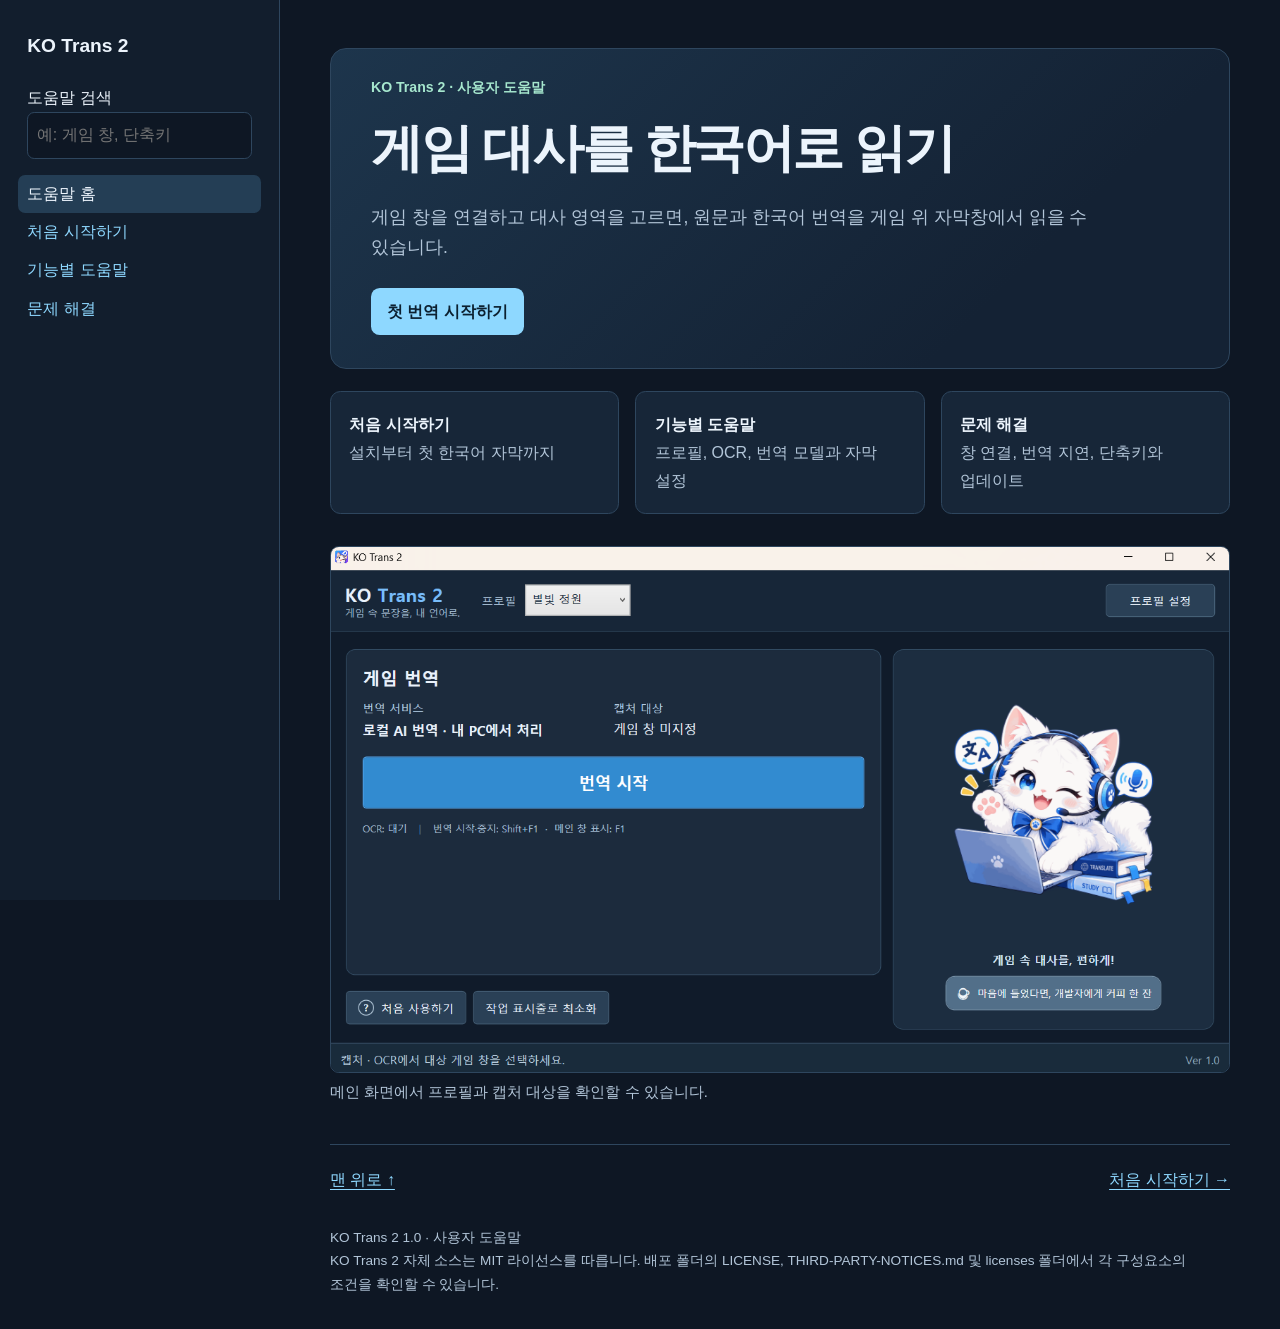
<file: docs/help/index.html>
<!doctype html>
<html lang="ko">
<head>
  <meta charset="utf-8">
  <meta name="viewport" content="width=device-width, initial-scale=1">
  <title>KO Trans 2 사용자 도움말</title>
  <link rel="stylesheet" href="css/style.css">
  <script defer src="js/search-index.js"></script>
  <script defer src="js/help.js"></script>
</head>
<body id="top">
  <a class="skip" href="#content">본문으로 건너뛰기</a>
  <div class="layout">
    <aside class="sidebar">
      <a class="brand" href="index.html">KO Trans 2</a>
      <div class="search" hidden><label for="help-search">도움말 검색</label><input id="help-search" type="search" placeholder="예: 게임 창, 단축키"><div role="status" aria-live="polite"></div><ul class="results"></ul></div>
      <nav class="side-links" aria-label="도움말 페이지"><a href="index.html" aria-current="page">도움말 홈</a><a href="quick-start.html">처음 시작하기</a><a href="features.html">기능별 도움말</a><a href="troubleshooting.html">문제 해결</a></nav>
    </aside>
    <main id="content">
      <div class="hero"><div class="eyebrow">KO Trans 2 · 사용자 도움말</div><h1>게임 대사를 한국어로 읽기</h1><p class="lede">게임 창을 연결하고 대사 영역을 고르면, 원문과 한국어 번역을 게임 위 자막창에서 읽을 수 있습니다.</p><a class="button" href="quick-start.html">첫 번역 시작하기</a></div>
<div class="cards"><a class="card" href="quick-start.html"><strong>처음 시작하기</strong><span>설치부터 첫 한국어 자막까지</span></a><a class="card" href="features.html"><strong>기능별 도움말</strong><span>프로필, OCR, 번역 모델과 자막 설정</span></a><a class="card" href="troubleshooting.html"><strong>문제 해결</strong><span>창 연결, 번역 지연, 단축키와 업데이트</span></a></div>
<figure><a href="images/main.png" aria-label="KO Trans 2 게임 번역 메인 화면 확대"><img src="images/main.png" alt="KO Trans 2 게임 번역 메인 화면" loading="lazy"></a><figcaption>메인 화면에서 프로필과 캡처 대상을 확인할 수 있습니다.</figcaption></figure>
      <nav class="pager" aria-label="이전 및 다음 페이지"><a href="#top">맨 위로 ↑</a><a href="quick-start.html">처음 시작하기 →</a></nav>
      <footer>KO Trans 2 1.0 · 사용자 도움말<br>KO Trans 2 자체 소스는 MIT 라이선스를 따릅니다. 배포 폴더의 LICENSE, THIRD-PARTY-NOTICES.md 및 licenses 폴더에서 각 구성요소의 조건을 확인할 수 있습니다.</footer>
    </main>
  </div>
  <dialog aria-label="확대된 프로그램 화면"><div class="image-tools"><button type="button" class="pixel-size" aria-pressed="false">원본 크기</button><button type="button" class="image-close">닫기</button></div><div class="image-scroll"><img alt=""></div><p></p></dialog>
</body>
</html>
</file>
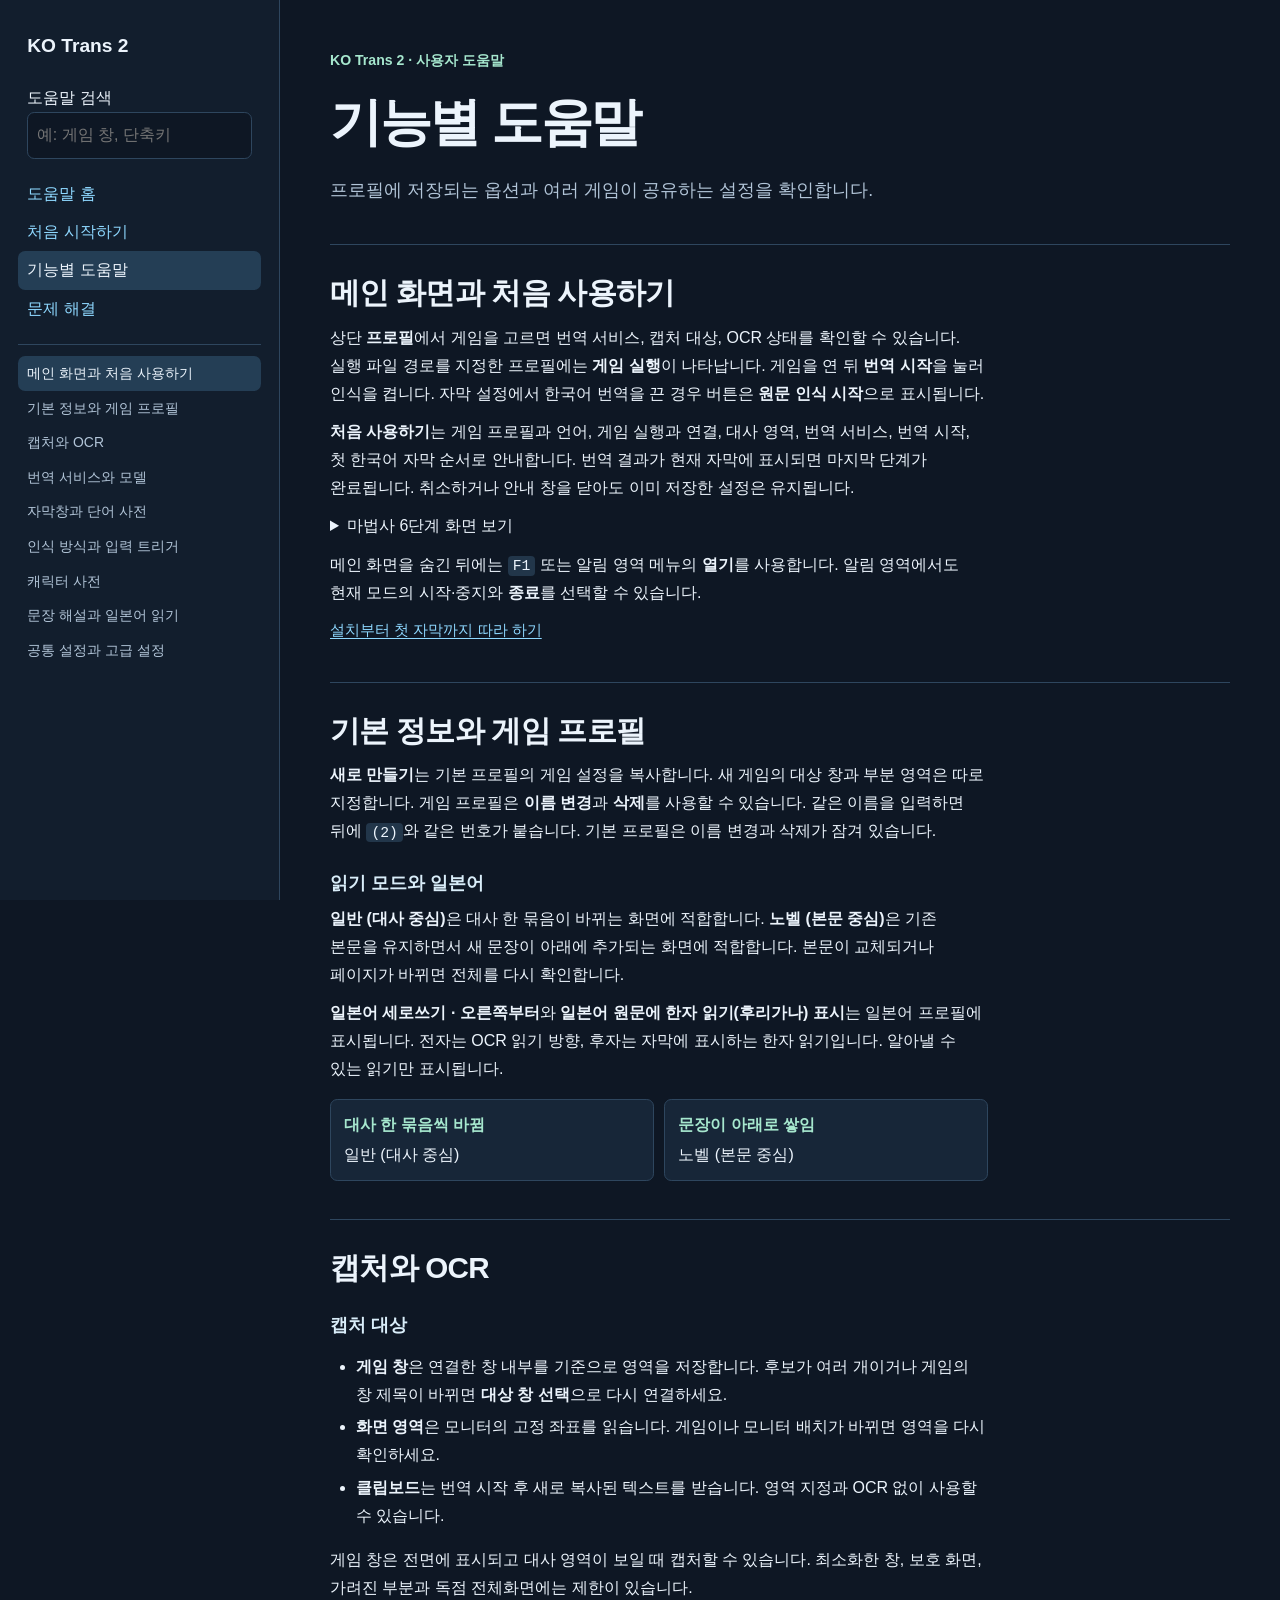
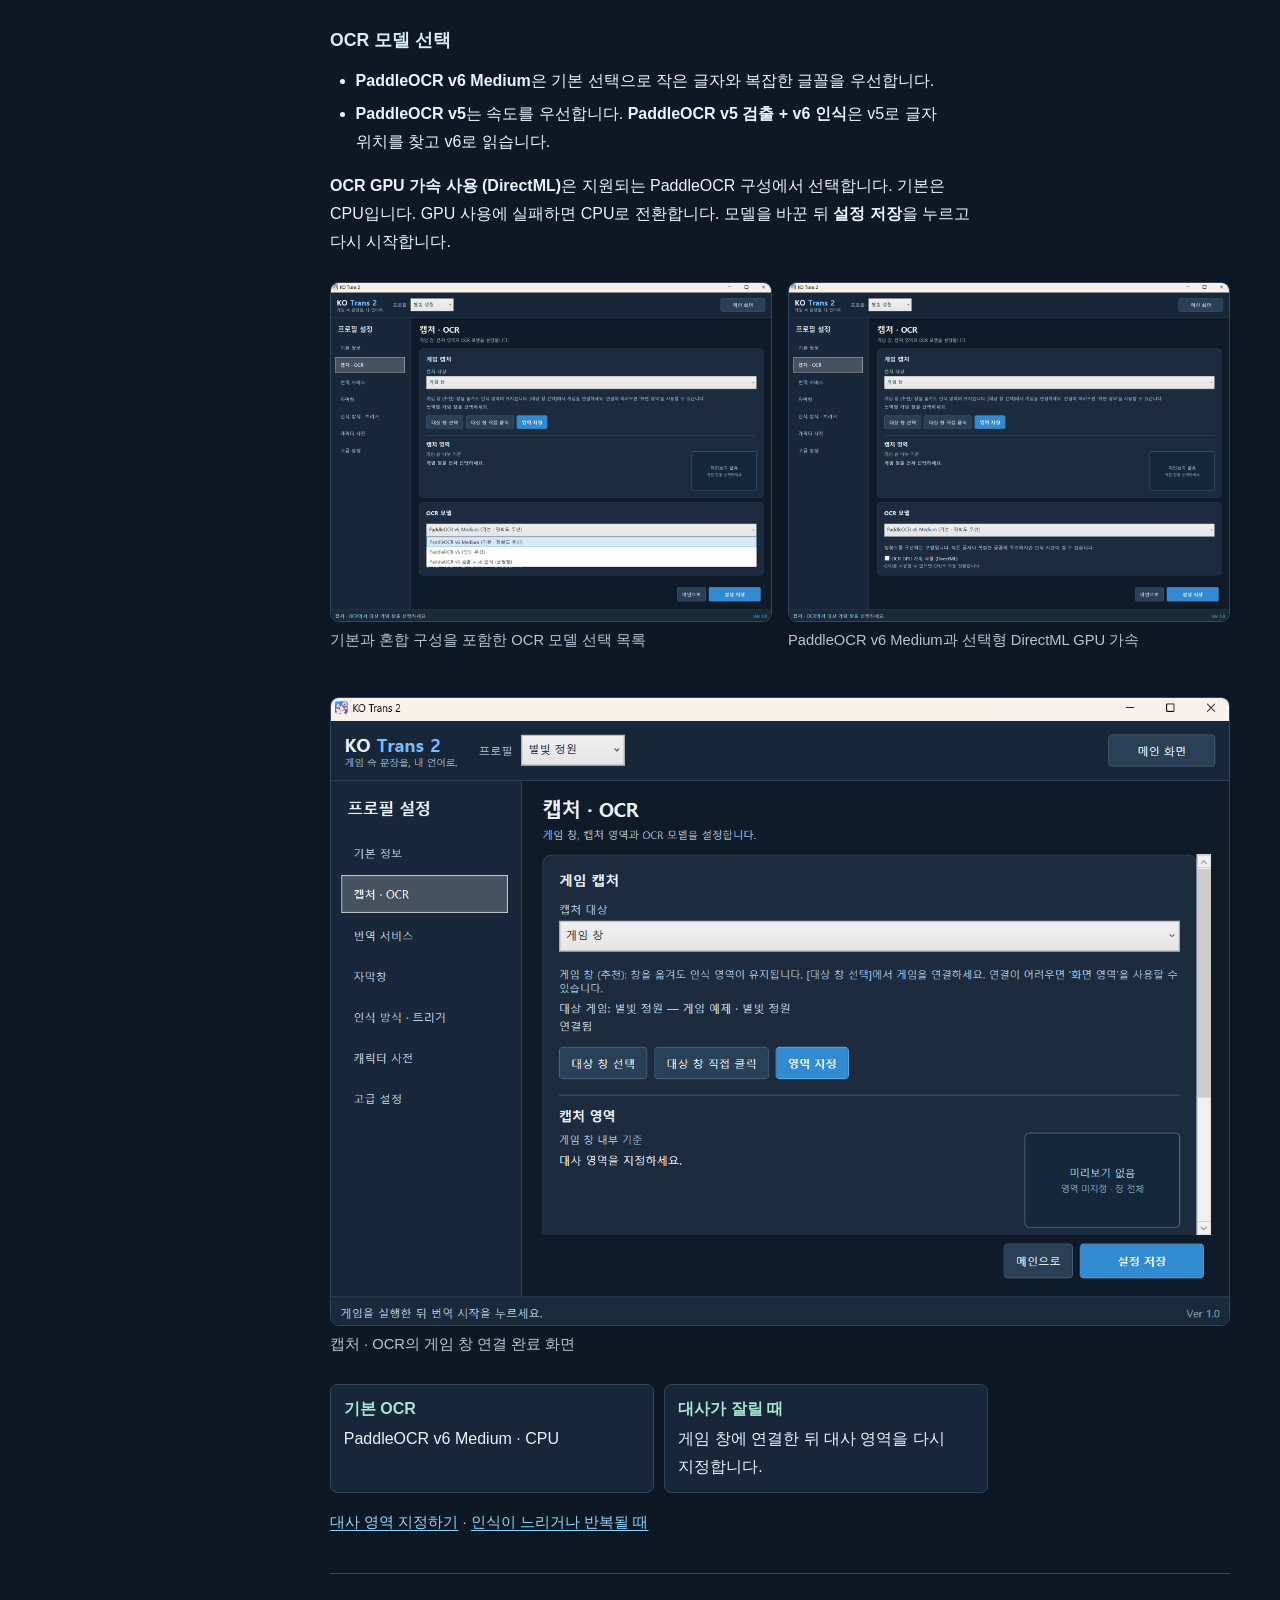
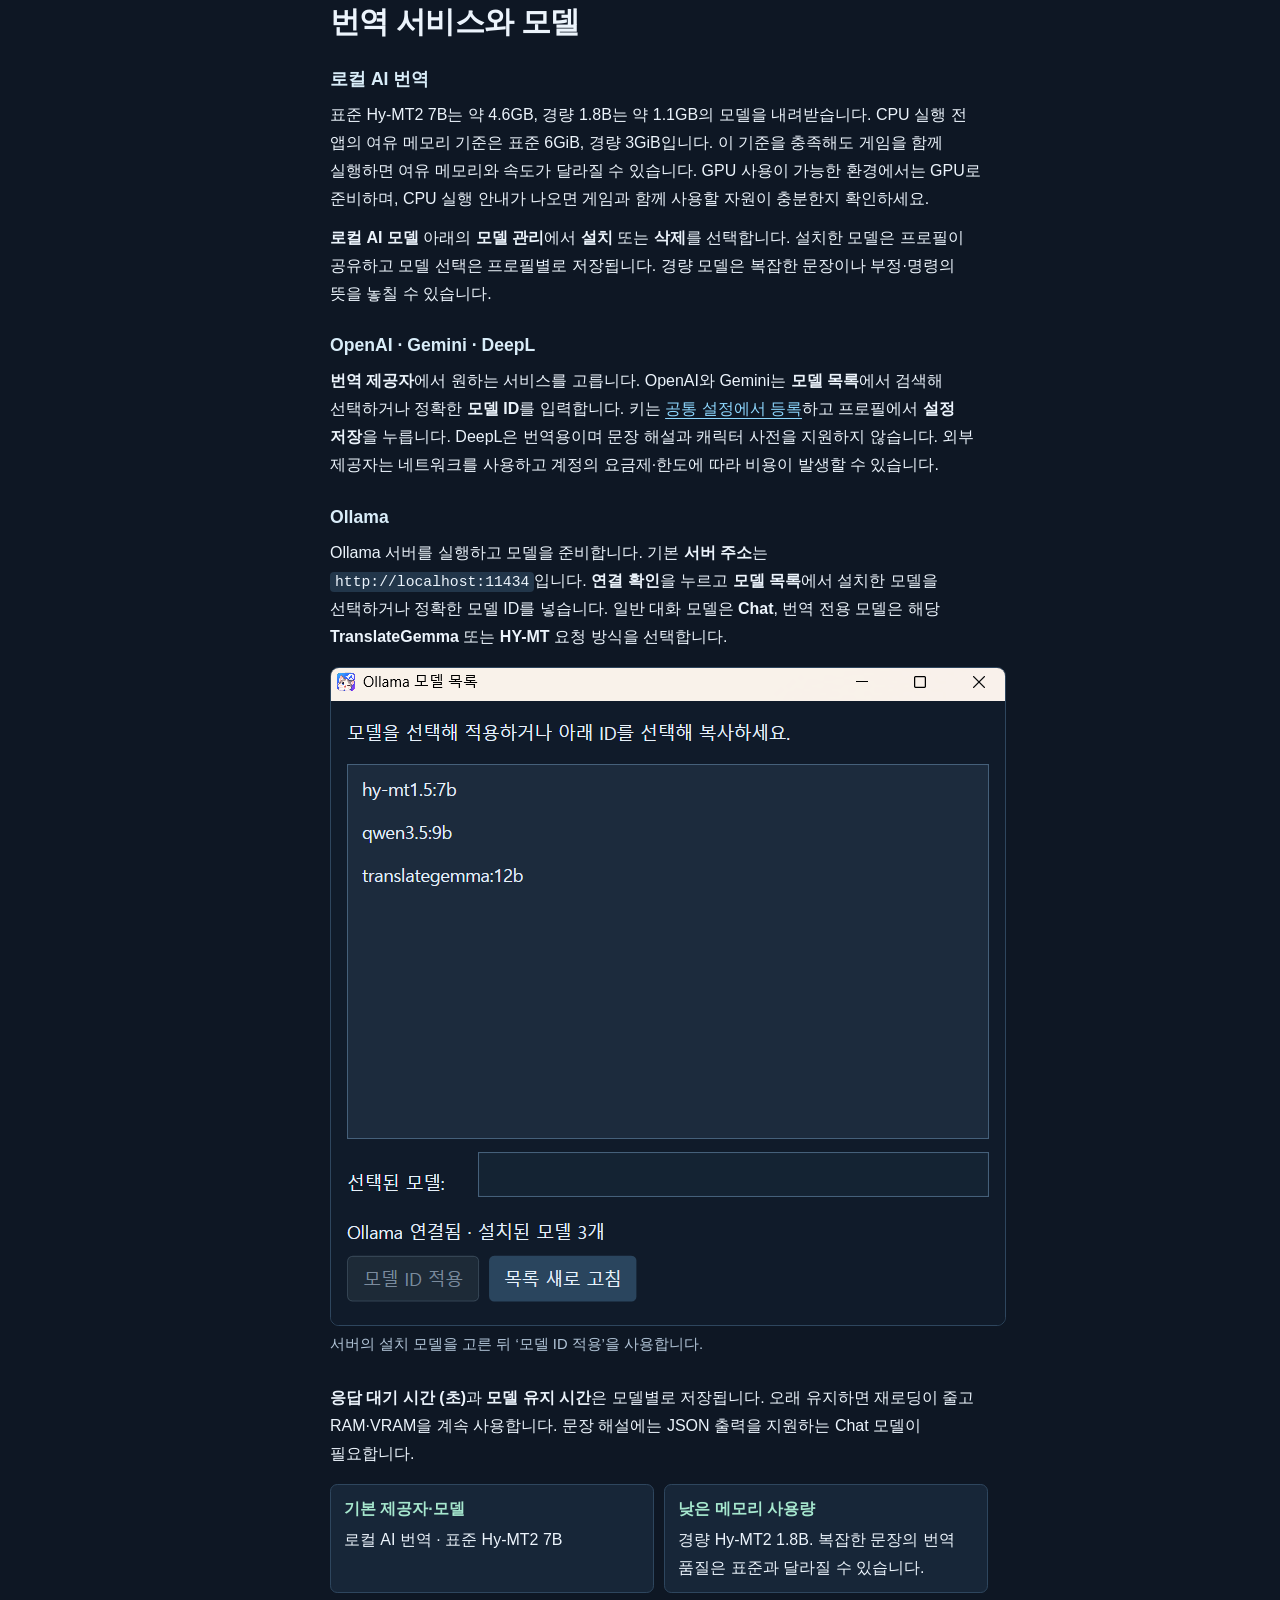
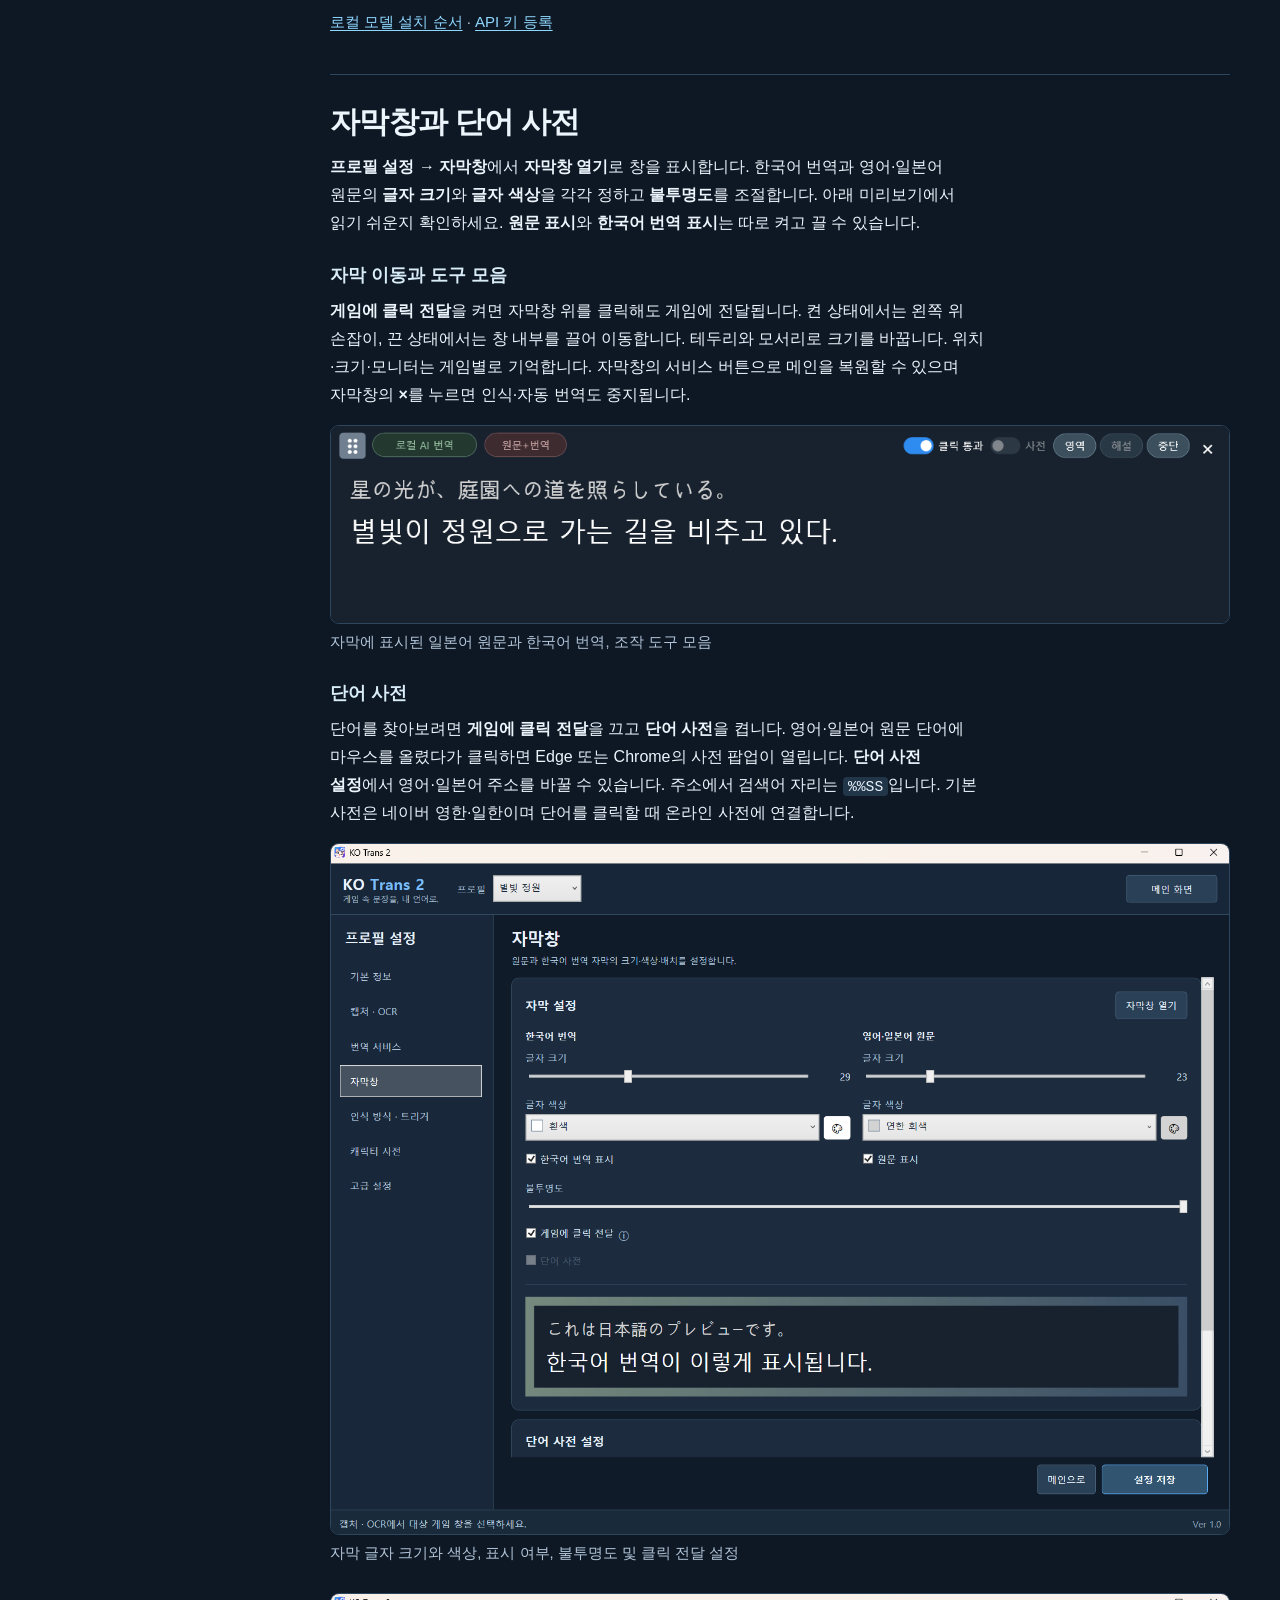
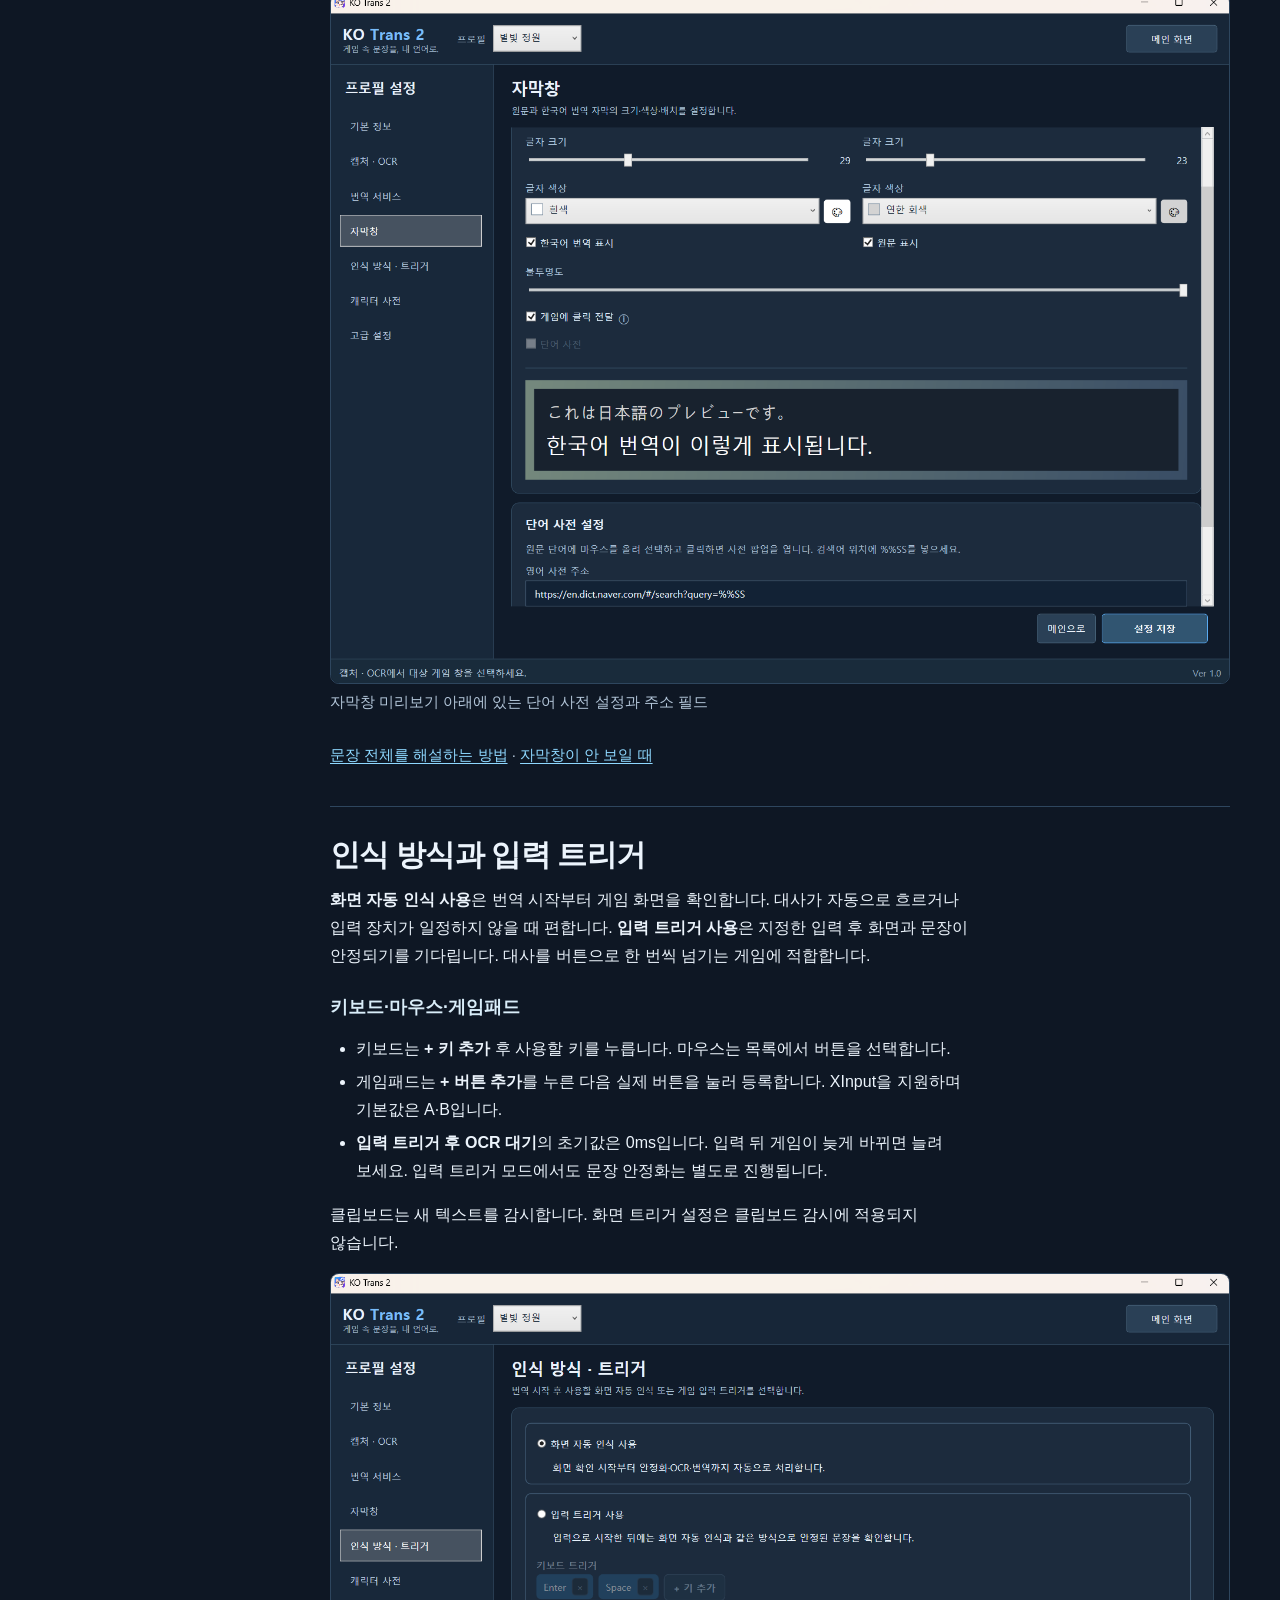
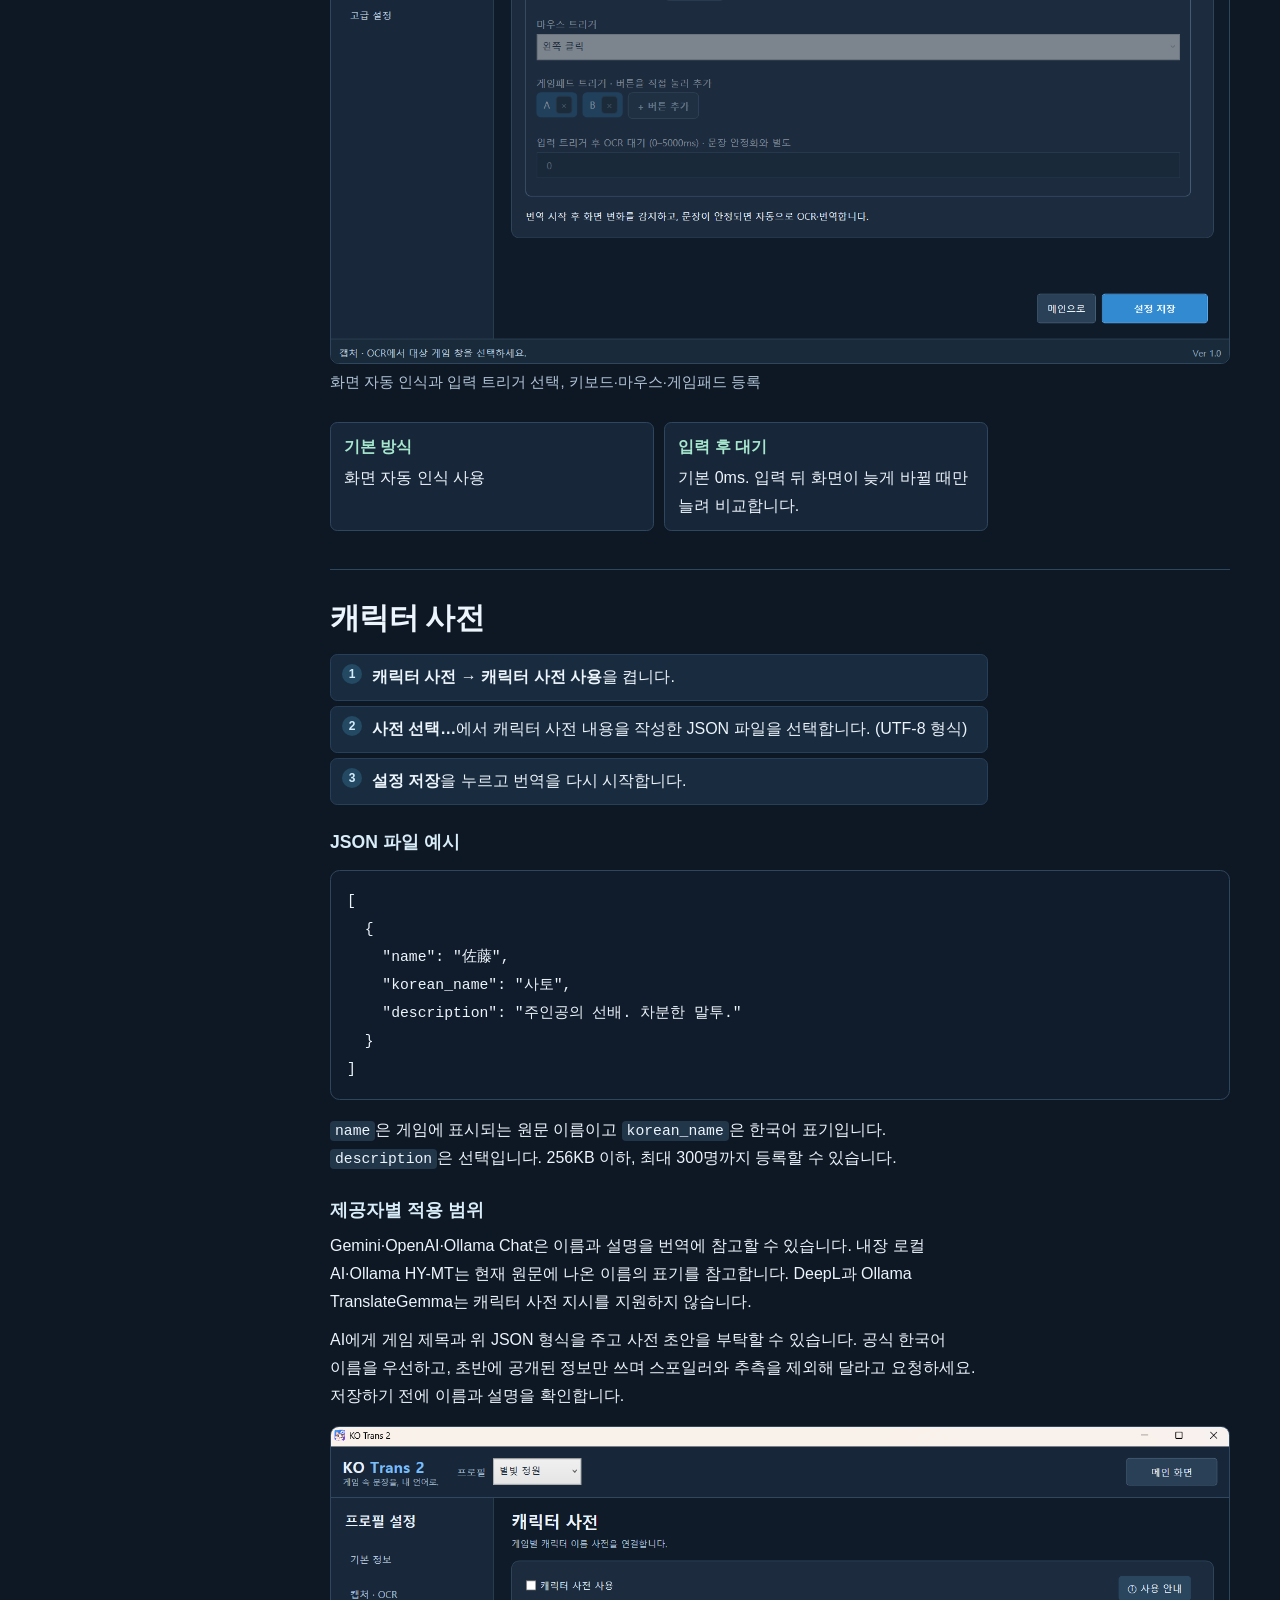
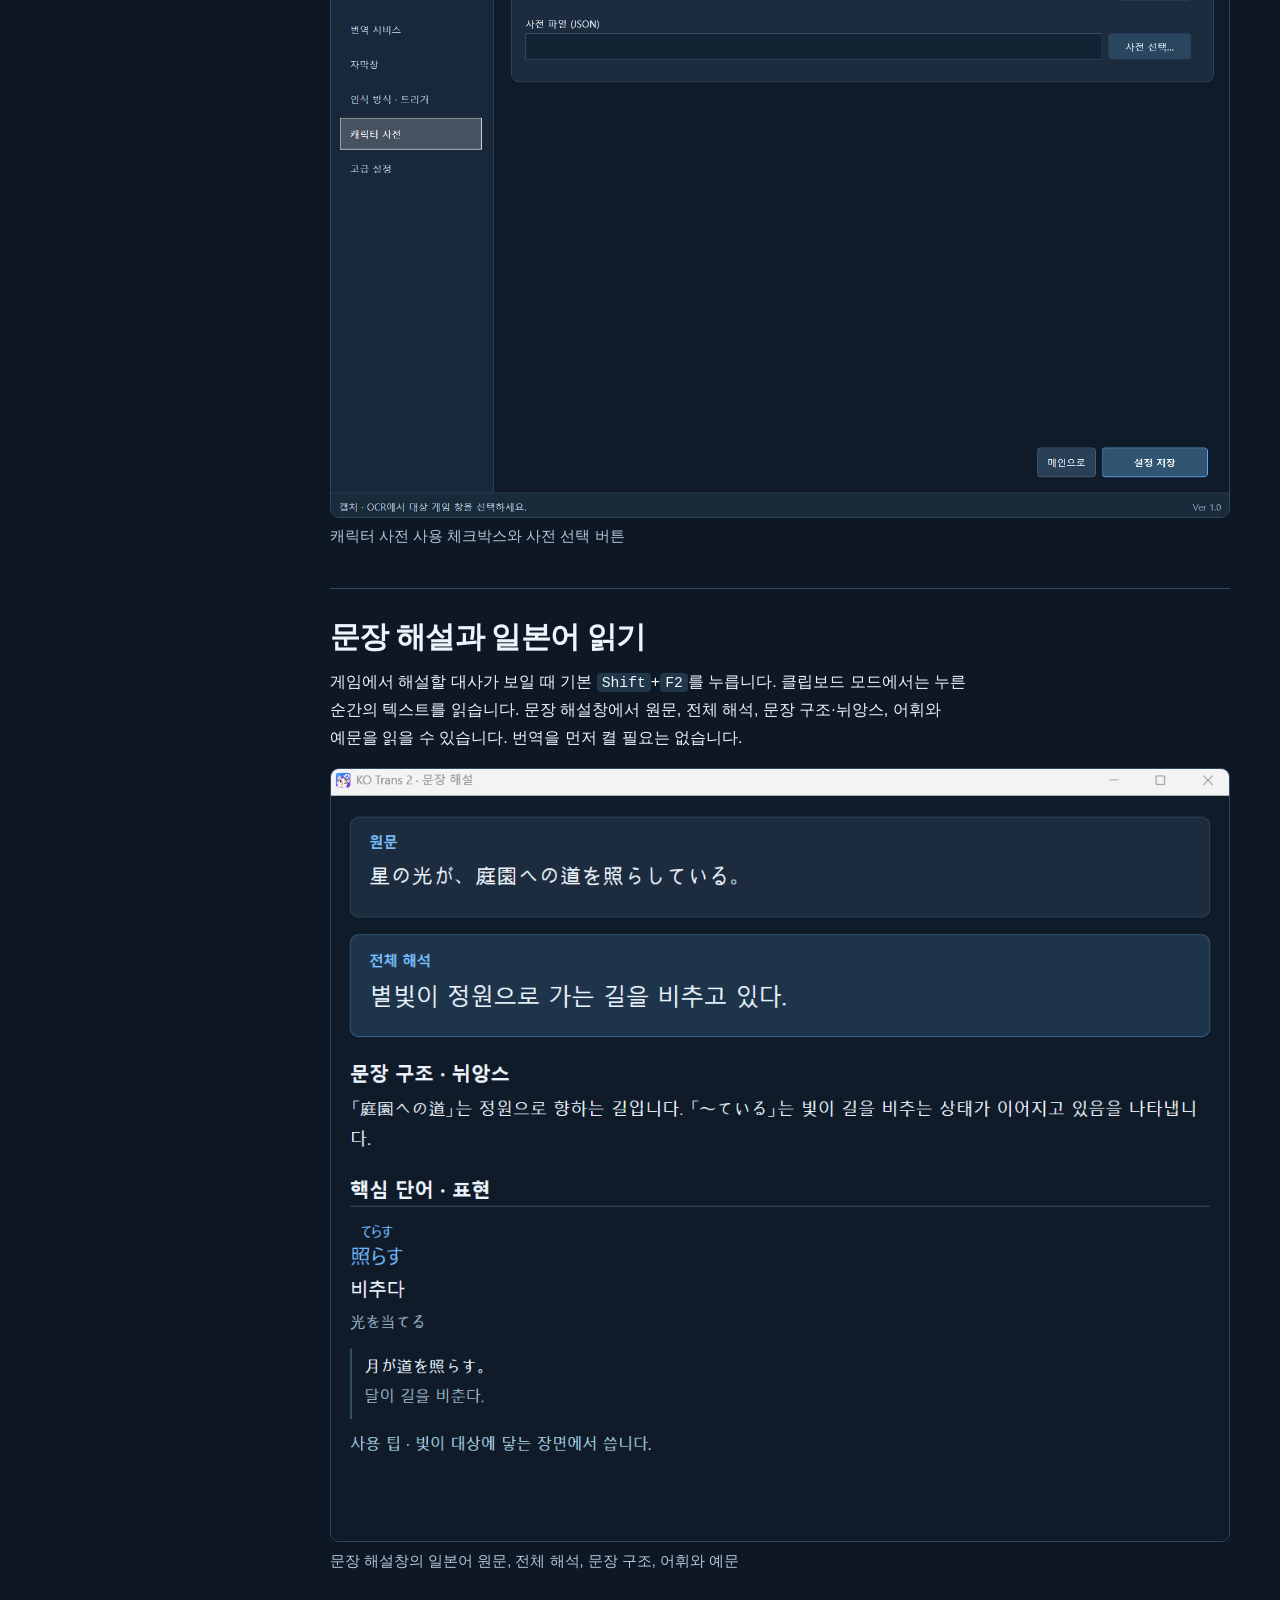
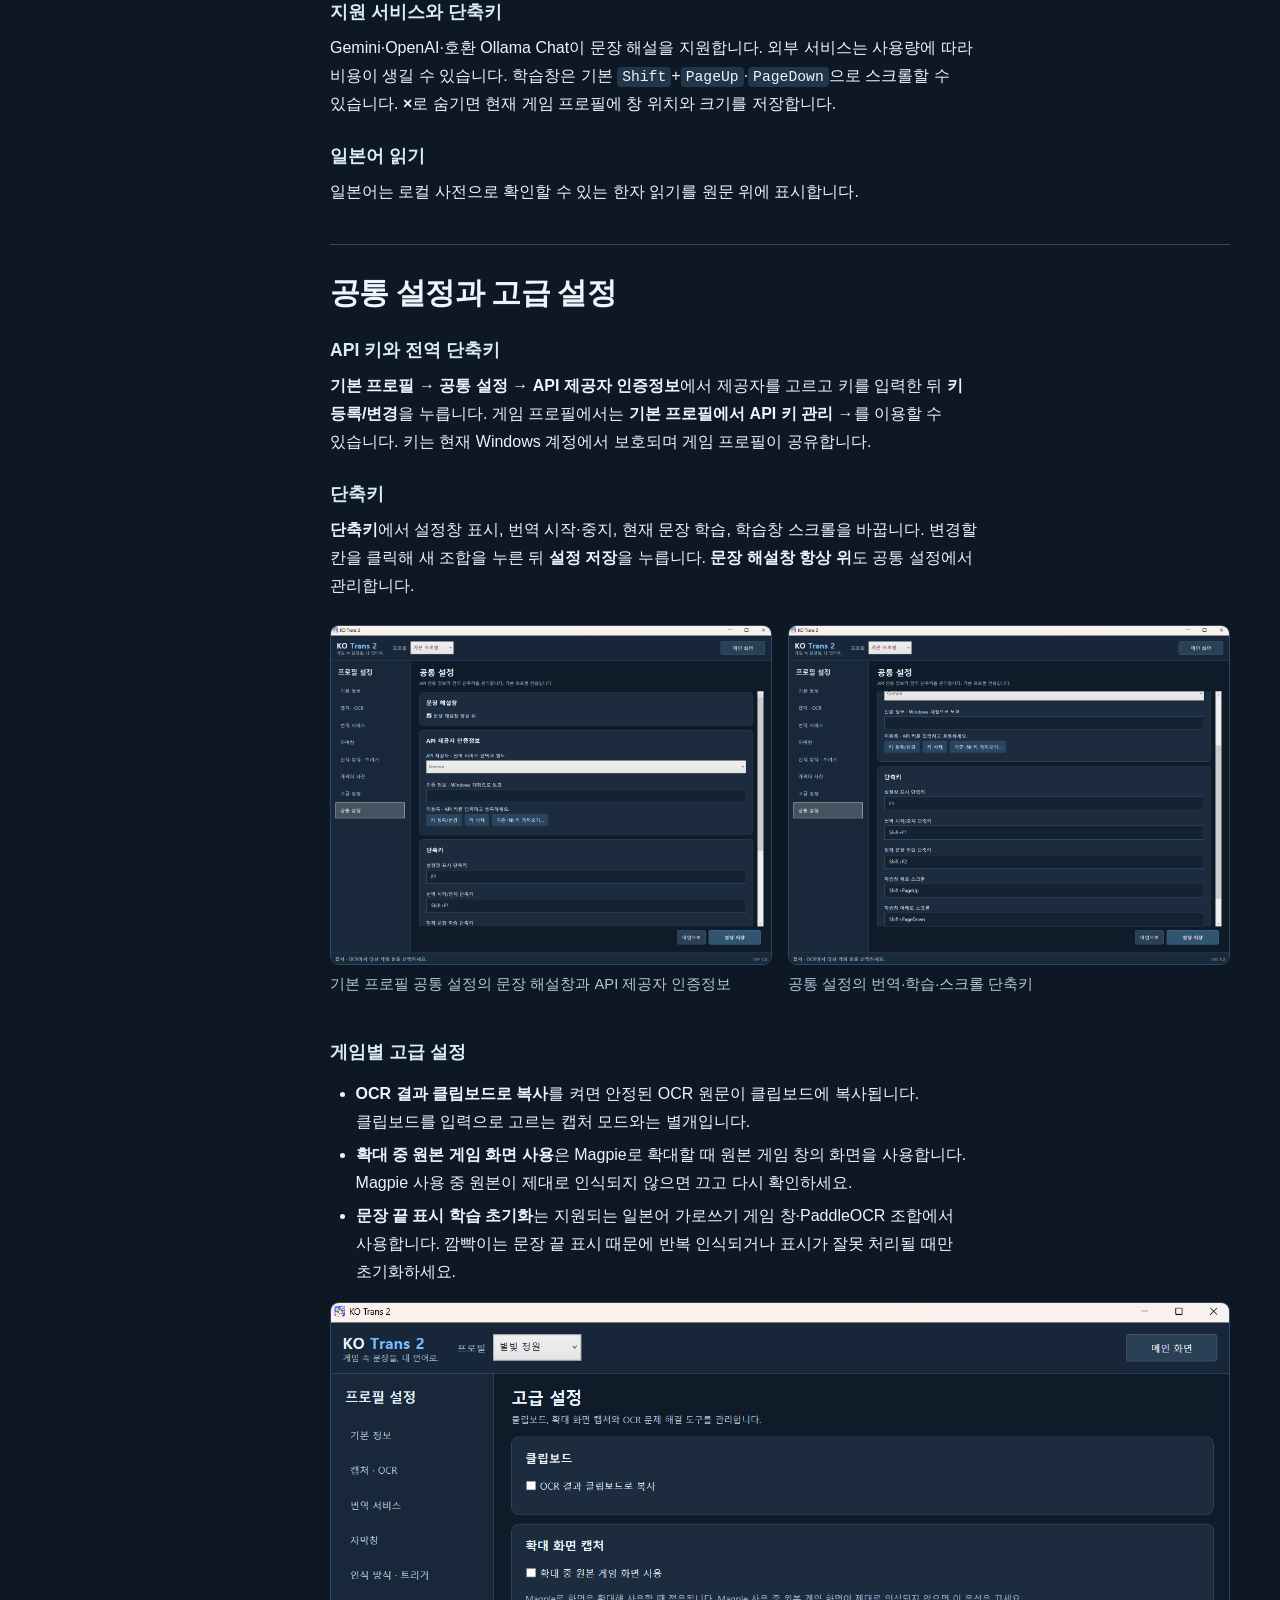
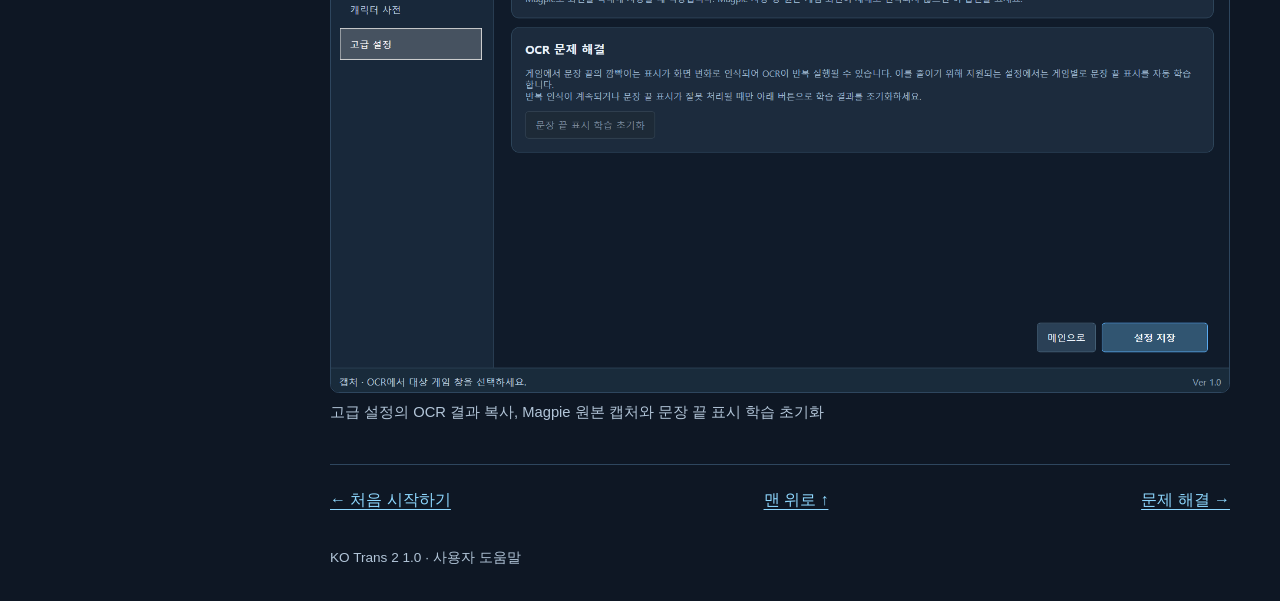
<file: docs/help/features.html>
<!doctype html>
<html lang="ko">
<head>
  <meta charset="utf-8">
  <meta name="viewport" content="width=device-width, initial-scale=1">
  <title>기능별 도움말 | KO Trans 2</title>
  <link rel="stylesheet" href="css/style.css">
  <script defer src="js/search-index.js"></script>
  <script defer src="js/help.js"></script>
</head>
<body id="top">
  <a class="skip" href="#content">본문으로 건너뛰기</a>
  <div class="layout">
    <aside class="sidebar">
      <a class="brand" href="index.html">KO Trans 2</a>
      <div class="search" hidden><label for="help-search">도움말 검색</label><input id="help-search" type="search" placeholder="예: 게임 창, 단축키"><div role="status" aria-live="polite"></div><ul class="results"></ul></div>
      <nav class="side-links" aria-label="도움말 페이지"><a href="index.html">도움말 홈</a><a href="quick-start.html">처음 시작하기</a><a href="features.html" aria-current="page">기능별 도움말</a><a href="troubleshooting.html">문제 해결</a></nav>
      <nav class="section-links desktop-menu" aria-label="이 페이지 목차"><a href="#launcher">메인 화면과 처음 사용하기</a><a href="#profiles">기본 정보와 게임 프로필</a><a href="#capture">캡처와 OCR</a><a href="#providers">번역 서비스와 모델</a><a href="#subtitle">자막창과 단어 사전</a><a href="#trigger">인식 방식과 입력 트리거</a><a href="#characters">캐릭터 사전</a><a href="#study">문장 해설과 일본어 읽기</a><a href="#common">공통 설정과 고급 설정</a></nav><details class="mobile-menu"><summary>이 페이지 목차</summary><nav class="section-links" aria-label="이 페이지 목차"><a href="#launcher">메인 화면과 처음 사용하기</a><a href="#profiles">기본 정보와 게임 프로필</a><a href="#capture">캡처와 OCR</a><a href="#providers">번역 서비스와 모델</a><a href="#subtitle">자막창과 단어 사전</a><a href="#trigger">인식 방식과 입력 트리거</a><a href="#characters">캐릭터 사전</a><a href="#study">문장 해설과 일본어 읽기</a><a href="#common">공통 설정과 고급 설정</a></nav></details>
    </aside>
    <main id="content">
      <div class="eyebrow">KO Trans 2 · 사용자 도움말</div><h1>기능별 도움말</h1><p class="lede">프로필에 저장되는 옵션과 여러 게임이 공유하는 설정을 확인합니다.</p><section class="chapter" id="launcher"><h2>메인 화면과 처음 사용하기</h2><p>상단 <strong>프로필</strong>에서 게임을 고르면 번역 서비스, 캡처 대상, OCR 상태를 확인할 수 있습니다. 실행 파일 경로를 지정한 프로필에는 <strong>게임 실행</strong>이 나타납니다. 게임을 연 뒤 <strong>번역 시작</strong>을 눌러 인식을 켭니다. 자막 설정에서 한국어 번역을 끈 경우 버튼은 <strong>원문 인식 시작</strong>으로 표시됩니다.</p><p><strong>처음 사용하기</strong>는 게임 프로필과 언어, 게임 실행과 연결, 대사 영역, 번역 서비스, 번역 시작, 첫 한국어 자막 순서로 안내합니다. 번역 결과가 현재 자막에 표시되면 마지막 단계가 완료됩니다. 취소하거나 안내 창을 닫아도 이미 저장한 설정은 유지됩니다.</p><details><summary>마법사 6단계 화면 보기</summary><div class="shots"><figure><a href="images/wizard-1.png" aria-label="1단계 · 게임 프로필과 언어 확대"><img src="images/wizard-1.png" alt="1단계 · 게임 프로필과 언어" loading="lazy"></a><figcaption>1단계 · 게임 프로필과 언어</figcaption></figure><figure><a href="images/wizard-2.png" aria-label="2단계 · 게임 실행과 창 연결 확대"><img src="images/wizard-2.png" alt="2단계 · 게임 실행과 창 연결" loading="lazy"></a><figcaption>2단계 · 게임 실행과 창 연결</figcaption></figure><figure><a href="images/wizard-3.png" aria-label="3단계 · 게임의 대사 영역 지정 확대"><img src="images/wizard-3.png" alt="3단계 · 게임의 대사 영역 지정" loading="lazy"></a><figcaption>3단계 · 게임의 대사 영역 지정</figcaption></figure><figure><a href="images/wizard-4.png" aria-label="4단계 · 번역 서비스 확인 확대"><img src="images/wizard-4.png" alt="4단계 · 번역 서비스 확인" loading="lazy"></a><figcaption>4단계 · 번역 서비스 확인</figcaption></figure><figure><a href="images/wizard-5.png" aria-label="5단계 · 번역 시작 확대"><img src="images/wizard-5.png" alt="5단계 · 번역 시작" loading="lazy"></a><figcaption>5단계 · 번역 시작</figcaption></figure><figure><a href="images/wizard-6.png" aria-label="6단계 · 첫 한국어 자막 대기 확대"><img src="images/wizard-6.png" alt="6단계 · 첫 한국어 자막 대기" loading="lazy"></a><figcaption>6단계에서는 게임을 전면에 두고 대사를 표시합니다.</figcaption></figure></div></details><p>메인 화면을 숨긴 뒤에는 <kbd>F1</kbd> 또는 알림 영역 메뉴의 <strong>열기</strong>를 사용합니다. 알림 영역에서도 현재 모드의 시작·중지와 <strong>종료</strong>를 선택할 수 있습니다.</p><p class="related"><a href="quick-start.html#install">설치부터 첫 자막까지 따라 하기</a></p></section>
<section class="chapter" id="profiles"><h2>기본 정보와 게임 프로필</h2><p><strong>새로 만들기</strong>는 기본 프로필의 게임 설정을 복사합니다. 새 게임의 대상 창과 부분 영역은 따로 지정합니다. 게임 프로필은 <strong>이름 변경</strong>과 <strong>삭제</strong>를 사용할 수 있습니다. 같은 이름을 입력하면 뒤에 <code>(2)</code>와 같은 번호가 붙습니다. 기본 프로필은 이름 변경과 삭제가 잠겨 있습니다.</p><h3>읽기 모드와 일본어</h3><p><strong>일반 (대사 중심)</strong>은 대사 한 묶음이 바뀌는 화면에 적합합니다. <strong>노벨 (본문 중심)</strong>은 기존 본문을 유지하면서 새 문장이 아래에 추가되는 화면에 적합합니다. 본문이 교체되거나 페이지가 바뀌면 전체를 다시 확인합니다.</p><p><strong>일본어 세로쓰기 · 오른쪽부터</strong>와 <strong>일본어 원문에 한자 읽기(후리가나) 표시</strong>는 일본어 프로필에 표시됩니다. 전자는 OCR 읽기 방향, 후자는 자막에 표시하는 한자 읽기입니다. 알아낼 수 있는 읽기만 표시됩니다.</p><dl class="facts"><div><dt>대사 한 묶음씩 바뀜</dt><dd>일반 (대사 중심)</dd></div><div><dt>문장이 아래로 쌓임</dt><dd>노벨 (본문 중심)</dd></div></dl></section>
<section class="chapter" id="capture"><h2>캡처와 OCR</h2><h3>캡처 대상</h3><ul><li><strong>게임 창</strong>은 연결한 창 내부를 기준으로 영역을 저장합니다. 후보가 여러 개이거나 게임의 창 제목이 바뀌면 <strong>대상 창 선택</strong>으로 다시 연결하세요.</li><li><strong>화면 영역</strong>은 모니터의 고정 좌표를 읽습니다. 게임이나 모니터 배치가 바뀌면 영역을 다시 확인하세요.</li><li><strong>클립보드</strong>는 번역 시작 후 새로 복사된 텍스트를 받습니다. 영역 지정과 OCR 없이 사용할 수 있습니다.</li></ul><p>게임 창은 전면에 표시되고 대사 영역이 보일 때 캡처할 수 있습니다. 최소화한 창, 보호 화면, 가려진 부분과 독점 전체화면에는 제한이 있습니다.</p><h3>OCR 모델 선택</h3><ul><li><strong>PaddleOCR v6 Medium</strong>은 기본 선택으로 작은 글자와 복잡한 글꼴을 우선합니다.</li><li><strong>PaddleOCR v5</strong>는 속도를 우선합니다. <strong>PaddleOCR v5 검출 + v6 인식</strong>은 v5로 글자 위치를 찾고 v6로 읽습니다.</li></ul><p><strong>OCR GPU 가속 사용 (DirectML)</strong>은 지원되는 PaddleOCR 구성에서 선택합니다. 기본은 CPU입니다. GPU 사용에 실패하면 CPU로 전환합니다. 모델을 바꾼 뒤 <strong>설정 저장</strong>을 누르고 다시 시작합니다.</p><div class="shots"><figure><a href="images/ocr-models.png" aria-label="기본과 혼합 구성을 포함한 OCR 모델 선택 목록 확대"><img src="images/ocr-models.png" alt="기본과 혼합 구성을 포함한 OCR 모델 선택 목록" loading="lazy"></a><figcaption>기본과 혼합 구성을 포함한 OCR 모델 선택 목록</figcaption></figure><figure><a href="images/ocr.png" aria-label="PaddleOCR v6 Medium과 선택형 DirectML GPU 가속 확대"><img src="images/ocr.png" alt="PaddleOCR v6 Medium과 선택형 DirectML GPU 가속" loading="lazy"></a><figcaption>PaddleOCR v6 Medium과 선택형 DirectML GPU 가속</figcaption></figure></div><figure><a href="images/connected.png" aria-label="캡처 · OCR의 게임 창 연결 완료 화면 확대"><img src="images/connected.png" alt="캡처 · OCR의 게임 창 연결 완료 화면" loading="lazy"></a><figcaption>캡처 · OCR의 게임 창 연결 완료 화면</figcaption></figure><dl class="facts"><div><dt>기본 OCR</dt><dd>PaddleOCR v6 Medium · CPU</dd></div><div><dt>대사가 잘릴 때</dt><dd>게임 창에 연결한 뒤 대사 영역을 다시 지정합니다.</dd></div></dl><p class="related"><a href="quick-start.html#area">대사 영역 지정하기</a> · <a href="troubleshooting.html#slow-ocr">인식이 느리거나 반복될 때</a></p></section>
<section class="chapter" id="providers"><h2>번역 서비스와 모델</h2><h3>로컬 AI 번역</h3><p>표준 Hy-MT2 7B는 약 4.6GB, 경량 1.8B는 약 1.1GB의 모델을 내려받습니다. CPU 실행 전 앱의 여유 메모리 기준은 표준 6GiB, 경량 3GiB입니다. 이 기준을 충족해도 게임을 함께 실행하면 여유 메모리와 속도가 달라질 수 있습니다. GPU 사용이 가능한 환경에서는 GPU로 준비하며, CPU 실행 안내가 나오면 게임과 함께 사용할 자원이 충분한지 확인하세요.</p><p><strong>로컬 AI 모델</strong> 아래의 <strong>모델 관리</strong>에서 <strong>설치</strong> 또는 <strong>삭제</strong>를 선택합니다. 설치한 모델은 프로필이 공유하고 모델 선택은 프로필별로 저장됩니다. 경량 모델은 복잡한 문장이나 부정·명령의 뜻을 놓칠 수 있습니다.</p><h3>OpenAI · Gemini · DeepL</h3><p><strong>번역 제공자</strong>에서 원하는 서비스를 고릅니다. OpenAI와 Gemini는 <strong>모델 목록</strong>에서 검색해 선택하거나 정확한 <strong>모델 ID</strong>를 입력합니다. 키는 <a href="#common">공통 설정에서 등록</a>하고 프로필에서 <strong>설정 저장</strong>을 누릅니다. DeepL은 번역용이며 문장 해설과 캐릭터 사전을 지원하지 않습니다. 외부 제공자는 네트워크를 사용하고 계정의 요금제·한도에 따라 비용이 발생할 수 있습니다.</p><h3>Ollama</h3><p>Ollama 서버를 실행하고 모델을 준비합니다. 기본 <strong>서버 주소</strong>는 <code>http://localhost:11434</code>입니다. <strong>연결 확인</strong>을 누르고 <strong>모델 목록</strong>에서 설치한 모델을 선택하거나 정확한 모델 ID를 넣습니다. 일반 대화 모델은 <strong>Chat</strong>, 번역 전용 모델은 해당 <strong>TranslateGemma</strong> 또는 <strong>HY-MT</strong> 요청 방식을 선택합니다.</p><figure><a href="images/ollama-models.png" aria-label="Ollama 모델 목록과 모델 ID 적용 버튼 확대"><img src="images/ollama-models.png" alt="Ollama 모델 목록과 모델 ID 적용 버튼" loading="lazy"></a><figcaption>서버의 설치 모델을 고른 뒤 ‘모델 ID 적용’을 사용합니다.</figcaption></figure><p><strong>응답 대기 시간 (초)</strong>과 <strong>모델 유지 시간</strong>은 모델별로 저장됩니다. 오래 유지하면 재로딩이 줄고 RAM·VRAM을 계속 사용합니다. 문장 해설에는 JSON 출력을 지원하는 Chat 모델이 필요합니다.</p><dl class="facts"><div><dt>기본 제공자·모델</dt><dd>로컬 AI 번역 · 표준 Hy-MT2 7B</dd></div><div><dt>낮은 메모리 사용량</dt><dd>경량 Hy-MT2 1.8B. 복잡한 문장의 번역 품질은 표준과 달라질 수 있습니다.</dd></div></dl><p class="related"><a href="quick-start.html#translation">로컬 모델 설치 순서</a> · <a href="#common">API 키 등록</a></p></section>
<section class="chapter" id="subtitle"><h2>자막창과 단어 사전</h2><p><strong>프로필 설정 → 자막창</strong>에서 <strong>자막창 열기</strong>로 창을 표시합니다. 한국어 번역과 영어·일본어 원문의 <strong>글자 크기</strong>와 <strong>글자 색상</strong>을 각각 정하고 <strong>불투명도</strong>를 조절합니다. 아래 미리보기에서 읽기 쉬운지 확인하세요. <strong>원문 표시</strong>와 <strong>한국어 번역 표시</strong>는 따로 켜고 끌 수 있습니다.</p><h3>자막 이동과 도구 모음</h3><p><strong>게임에 클릭 전달</strong>을 켜면 자막창 위를 클릭해도 게임에 전달됩니다. 켠 상태에서는 왼쪽 위 손잡이, 끈 상태에서는 창 내부를 끌어 이동합니다. 테두리와 모서리로 크기를 바꿉니다. 위치·크기·모니터는 게임별로 기억합니다. 자막창의 서비스 버튼으로 메인을 복원할 수 있으며 자막창의 <strong>×</strong>를 누르면 인식·자동 번역도 중지됩니다.</p><figure><a href="images/overlay-detail.png" aria-label="자막에 표시된 일본어 원문과 한국어 번역, 조작 도구 모음 확대"><img src="images/overlay-detail.png" alt="자막에 표시된 일본어 원문과 한국어 번역, 조작 도구 모음" loading="lazy"></a><figcaption>자막에 표시된 일본어 원문과 한국어 번역, 조작 도구 모음</figcaption></figure><h3>단어 사전</h3><p>단어를 찾아보려면 <strong>게임에 클릭 전달</strong>을 끄고 <strong>단어 사전</strong>을 켭니다. 영어·일본어 원문 단어에 마우스를 올렸다가 클릭하면 Edge 또는 Chrome의 사전 팝업이 열립니다. <strong>단어 사전 설정</strong>에서 영어·일본어 주소를 바꿀 수 있습니다. 주소에서 검색어 자리는 <code>%%SS</code>입니다. 기본 사전은 네이버 영한·일한이며 단어를 클릭할 때 온라인 사전에 연결합니다.</p><figure><a href="images/subtitles.png" aria-label="자막 글자 크기와 색상, 표시 여부, 불투명도 및 클릭 전달 설정 확대"><img src="images/subtitles.png" alt="자막 글자 크기와 색상, 표시 여부, 불투명도 및 클릭 전달 설정" loading="lazy"></a><figcaption>자막 글자 크기와 색상, 표시 여부, 불투명도 및 클릭 전달 설정</figcaption></figure><figure><a href="images/word-dictionary.png" aria-label="자막창 미리보기 아래에 있는 단어 사전 설정과 주소 필드 확대"><img src="images/word-dictionary.png" alt="자막창 미리보기 아래에 있는 단어 사전 설정과 주소 필드" loading="lazy"></a><figcaption>자막창 미리보기 아래에 있는 단어 사전 설정과 주소 필드</figcaption></figure><p class="related"><a href="#study">문장 전체를 해설하는 방법</a> · <a href="troubleshooting.html#hidden-subtitle">자막창이 안 보일 때</a></p></section>
<section class="chapter" id="trigger"><h2>인식 방식과 입력 트리거</h2><p><strong>화면 자동 인식 사용</strong>은 번역 시작부터 게임 화면을 확인합니다. 대사가 자동으로 흐르거나 입력 장치가 일정하지 않을 때 편합니다. <strong>입력 트리거 사용</strong>은 지정한 입력 후 화면과 문장이 안정되기를 기다립니다. 대사를 버튼으로 한 번씩 넘기는 게임에 적합합니다.</p><h3>키보드·마우스·게임패드</h3><ul><li>키보드는 <strong>+ 키 추가</strong> 후 사용할 키를 누릅니다. 마우스는 목록에서 버튼을 선택합니다.</li><li>게임패드는 <strong>+ 버튼 추가</strong>를 누른 다음 실제 버튼을 눌러 등록합니다. XInput을 지원하며 기본값은 A·B입니다.</li><li><strong>입력 트리거 후 OCR 대기</strong>의 초기값은 0ms입니다. 입력 뒤 게임이 늦게 바뀌면 늘려 보세요. 입력 트리거 모드에서도 문장 안정화는 별도로 진행됩니다.</li></ul><p>클립보드는 새 텍스트를 감시합니다. 화면 트리거 설정은 클립보드 감시에 적용되지 않습니다.</p><figure><a href="images/triggers.png" aria-label="화면 자동 인식과 입력 트리거 선택, 키보드·마우스·게임패드 등록 확대"><img src="images/triggers.png" alt="화면 자동 인식과 입력 트리거 선택, 키보드·마우스·게임패드 등록" loading="lazy"></a><figcaption>화면 자동 인식과 입력 트리거 선택, 키보드·마우스·게임패드 등록</figcaption></figure><dl class="facts"><div><dt>기본 방식</dt><dd>화면 자동 인식 사용</dd></div><div><dt>입력 후 대기</dt><dd>기본 0ms. 입력 뒤 화면이 늦게 바뀔 때만 늘려 비교합니다.</dd></div></dl></section>
<section class="chapter" id="characters"><h2>캐릭터 사전</h2><ol class="actions reference-actions"><li><strong>캐릭터 사전 → 캐릭터 사전 사용</strong>을 켭니다.</li><li><strong>사전 선택…</strong>에서 캐릭터 사전 내용을 작성한 JSON 파일을 선택합니다. (UTF-8 형식)</li><li><strong>설정 저장</strong>을 누르고 번역을 다시 시작합니다.</li></ol><h3>JSON 파일 예시</h3><pre><code>[
  {
    "name": "佐藤",
    "korean_name": "사토",
    "description": "주인공의 선배. 차분한 말투."
  }
]</code></pre><p><code>name</code>은 게임에 표시되는 원문 이름이고 <code>korean_name</code>은 한국어 표기입니다. <code>description</code>은 선택입니다. 256KB 이하, 최대 300명까지 등록할 수 있습니다.</p><h3>제공자별 적용 범위</h3><p>Gemini·OpenAI·Ollama Chat은 이름과 설명을 번역에 참고할 수 있습니다. 내장 로컬 AI·Ollama HY-MT는 현재 원문에 나온 이름의 표기를 참고합니다. DeepL과 Ollama TranslateGemma는 캐릭터 사전 지시를 지원하지 않습니다.</p><p>AI에게 게임 제목과 위 JSON 형식을 주고 사전 초안을 부탁할 수 있습니다. 공식 한국어 이름을 우선하고, 초반에 공개된 정보만 쓰며 스포일러와 추측을 제외해 달라고 요청하세요. 저장하기 전에 이름과 설명을 확인합니다.</p><figure><a href="images/characters.png" aria-label="캐릭터 사전 사용 체크박스와 사전 선택 버튼 확대"><img src="images/characters.png" alt="캐릭터 사전 사용 체크박스와 사전 선택 버튼" loading="lazy"></a><figcaption>캐릭터 사전 사용 체크박스와 사전 선택 버튼</figcaption></figure></section>
<section class="chapter" id="study"><h2>문장 해설과 일본어 읽기</h2><p>게임에서 해설할 대사가 보일 때 기본 <kbd>Shift</kbd>+<kbd>F2</kbd>를 누릅니다. 클립보드 모드에서는 누른 순간의 텍스트를 읽습니다. 문장 해설창에서 원문, 전체 해석, 문장 구조·뉘앙스, 어휘와 예문을 읽을 수 있습니다. 번역을 먼저 켤 필요는 없습니다.</p><figure><a href="images/study.png" aria-label="문장 해설창의 일본어 원문, 전체 해석, 문장 구조, 어휘와 예문 확대"><img src="images/study.png" alt="문장 해설창의 일본어 원문, 전체 해석, 문장 구조, 어휘와 예문" loading="lazy"></a><figcaption>문장 해설창의 일본어 원문, 전체 해석, 문장 구조, 어휘와 예문</figcaption></figure><h3>지원 서비스와 단축키</h3><p>Gemini·OpenAI·호환 Ollama Chat이 문장 해설을 지원합니다. 외부 서비스는 사용량에 따라 비용이 생길 수 있습니다. 학습창은 기본 <kbd>Shift</kbd>+<kbd>PageUp</kbd>·<kbd>PageDown</kbd>으로 스크롤할 수 있습니다. <strong>×</strong>로 숨기면 현재 게임 프로필에 창 위치와 크기를 저장합니다.</p><h3>일본어 읽기</h3><p>일본어는 로컬 사전으로 확인할 수 있는 한자 읽기를 원문 위에 표시합니다.</p></section>
<section class="chapter" id="common"><h2>공통 설정과 고급 설정</h2><h3>API 키와 전역 단축키</h3><p><strong>기본 프로필 → 공통 설정 → API 제공자 인증정보</strong>에서 제공자를 고르고 키를 입력한 뒤 <strong>키 등록/변경</strong>을 누릅니다. 게임 프로필에서는 <strong>기본 프로필에서 API 키 관리 →</strong>를 이용할 수 있습니다. 키는 현재 Windows 계정에서 보호되며 게임 프로필이 공유합니다.</p><h3>단축키</h3><p><strong>단축키</strong>에서 설정창 표시, 번역 시작·중지, 현재 문장 학습, 학습창 스크롤을 바꿉니다. 변경할 칸을 클릭해 새 조합을 누른 뒤 <strong>설정 저장</strong>을 누릅니다. <strong>문장 해설창 항상 위</strong>도 공통 설정에서 관리합니다.</p><div class="shots"><figure><a href="images/shared.png" aria-label="기본 프로필 공통 설정의 문장 해설창과 API 제공자 인증정보 확대"><img src="images/shared.png" alt="기본 프로필 공통 설정의 문장 해설창과 API 제공자 인증정보" loading="lazy"></a><figcaption>기본 프로필 공통 설정의 문장 해설창과 API 제공자 인증정보</figcaption></figure><figure><a href="images/hotkeys.png" aria-label="공통 설정의 번역·학습·스크롤 단축키 확대"><img src="images/hotkeys.png" alt="공통 설정의 번역·학습·스크롤 단축키" loading="lazy"></a><figcaption>공통 설정의 번역·학습·스크롤 단축키</figcaption></figure></div><h3>게임별 고급 설정</h3><ul><li><strong>OCR 결과 클립보드로 복사</strong>를 켜면 안정된 OCR 원문이 클립보드에 복사됩니다. 클립보드를 입력으로 고르는 캡처 모드와는 별개입니다.</li><li><strong>확대 중 원본 게임 화면 사용</strong>은 Magpie로 확대할 때 원본 게임 창의 화면을 사용합니다. Magpie 사용 중 원본이 제대로 인식되지 않으면 끄고 다시 확인하세요.</li><li><strong>문장 끝 표시 학습 초기화</strong>는 지원되는 일본어 가로쓰기 게임 창·PaddleOCR 조합에서 사용합니다. 깜빡이는 문장 끝 표시 때문에 반복 인식되거나 표시가 잘못 처리될 때만 초기화하세요.</li></ul><figure><a href="images/advanced.png" aria-label="고급 설정의 OCR 결과 복사, Magpie 원본 캡처와 문장 끝 표시 학습 초기화 확대"><img src="images/advanced.png" alt="고급 설정의 OCR 결과 복사, Magpie 원본 캡처와 문장 끝 표시 학습 초기화" loading="lazy"></a><figcaption>고급 설정의 OCR 결과 복사, Magpie 원본 캡처와 문장 끝 표시 학습 초기화</figcaption></figure></section>
      <nav class="pager" aria-label="이전 및 다음 페이지"><a href="quick-start.html">← 처음 시작하기</a><a href="#top">맨 위로 ↑</a><a href="troubleshooting.html">문제 해결 →</a></nav>
      <footer>KO Trans 2 1.0 · 사용자 도움말</footer>
    </main>
  </div>
  <dialog aria-label="확대된 프로그램 화면"><div class="image-tools"><button type="button" class="pixel-size" aria-pressed="false">원본 크기</button><button type="button" class="image-close">닫기</button></div><div class="image-scroll"><img alt=""></div><p></p></dialog>
</body>
</html>
</file>
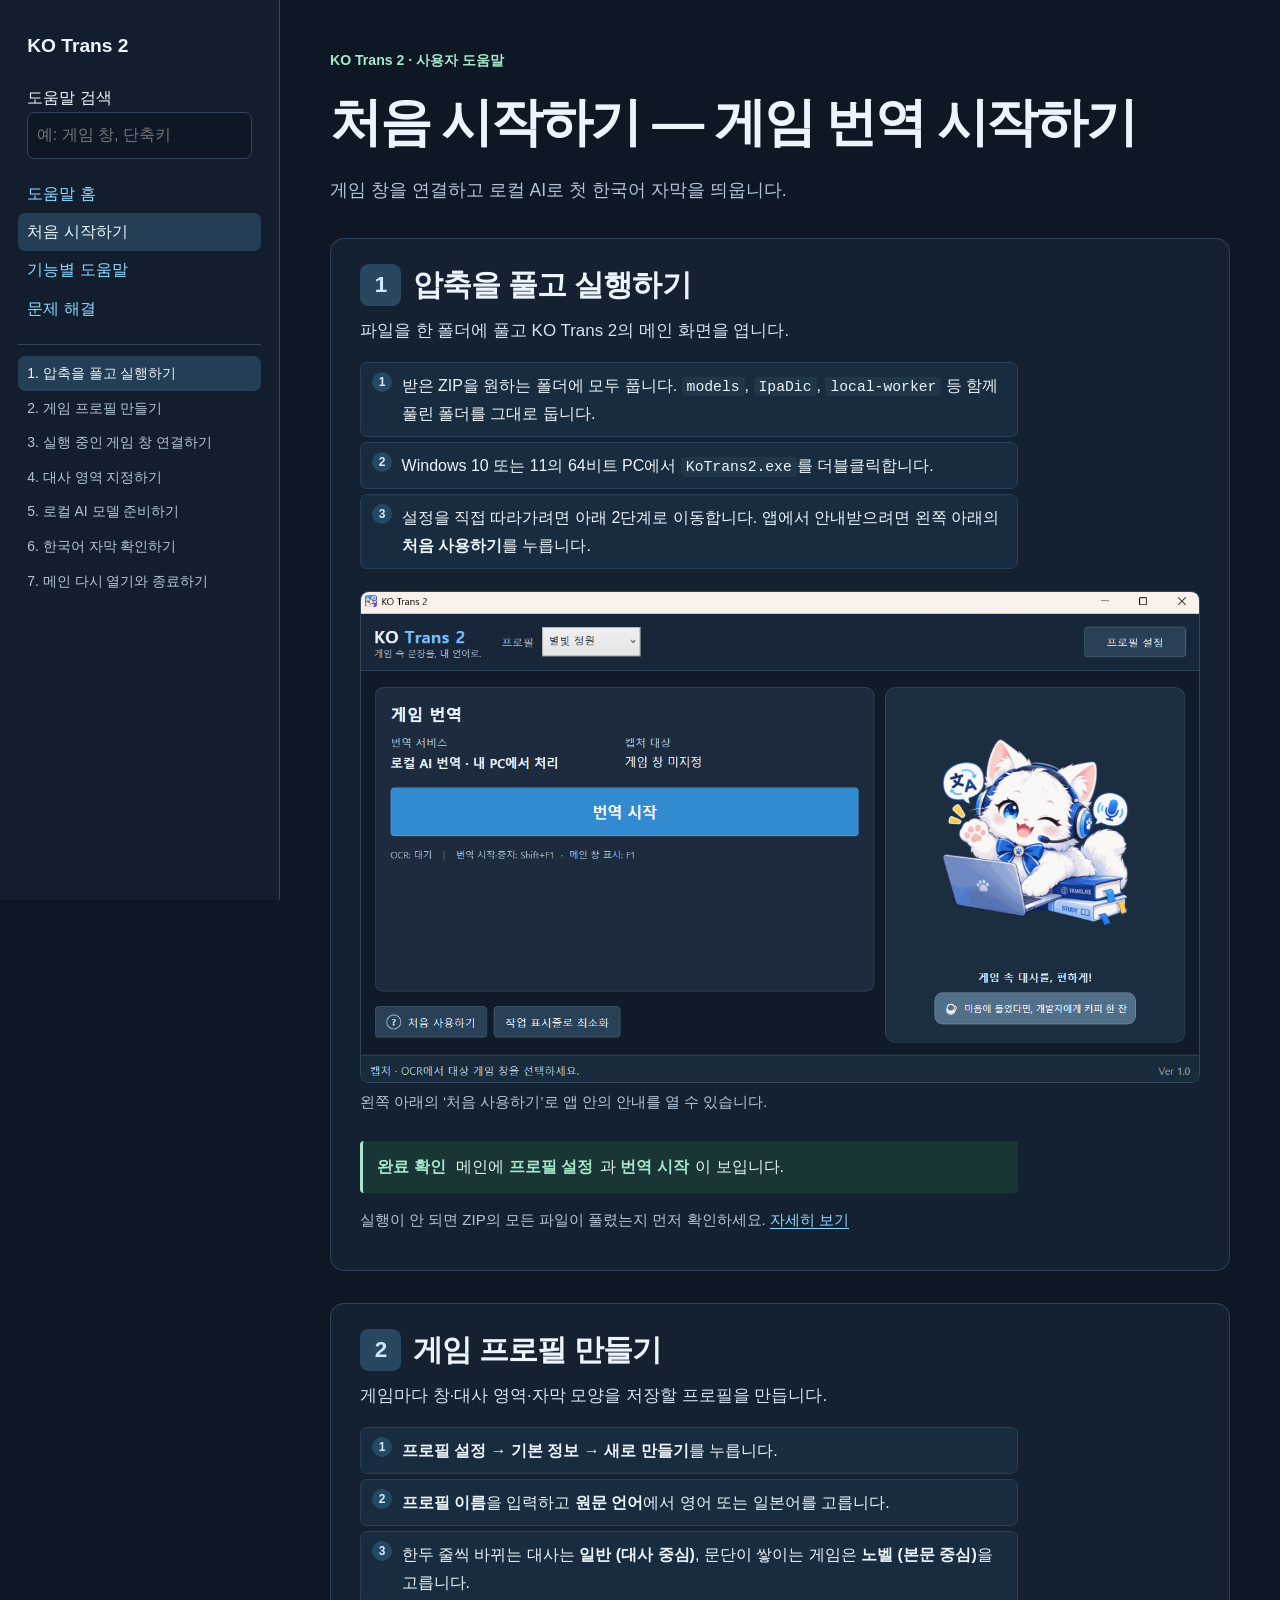
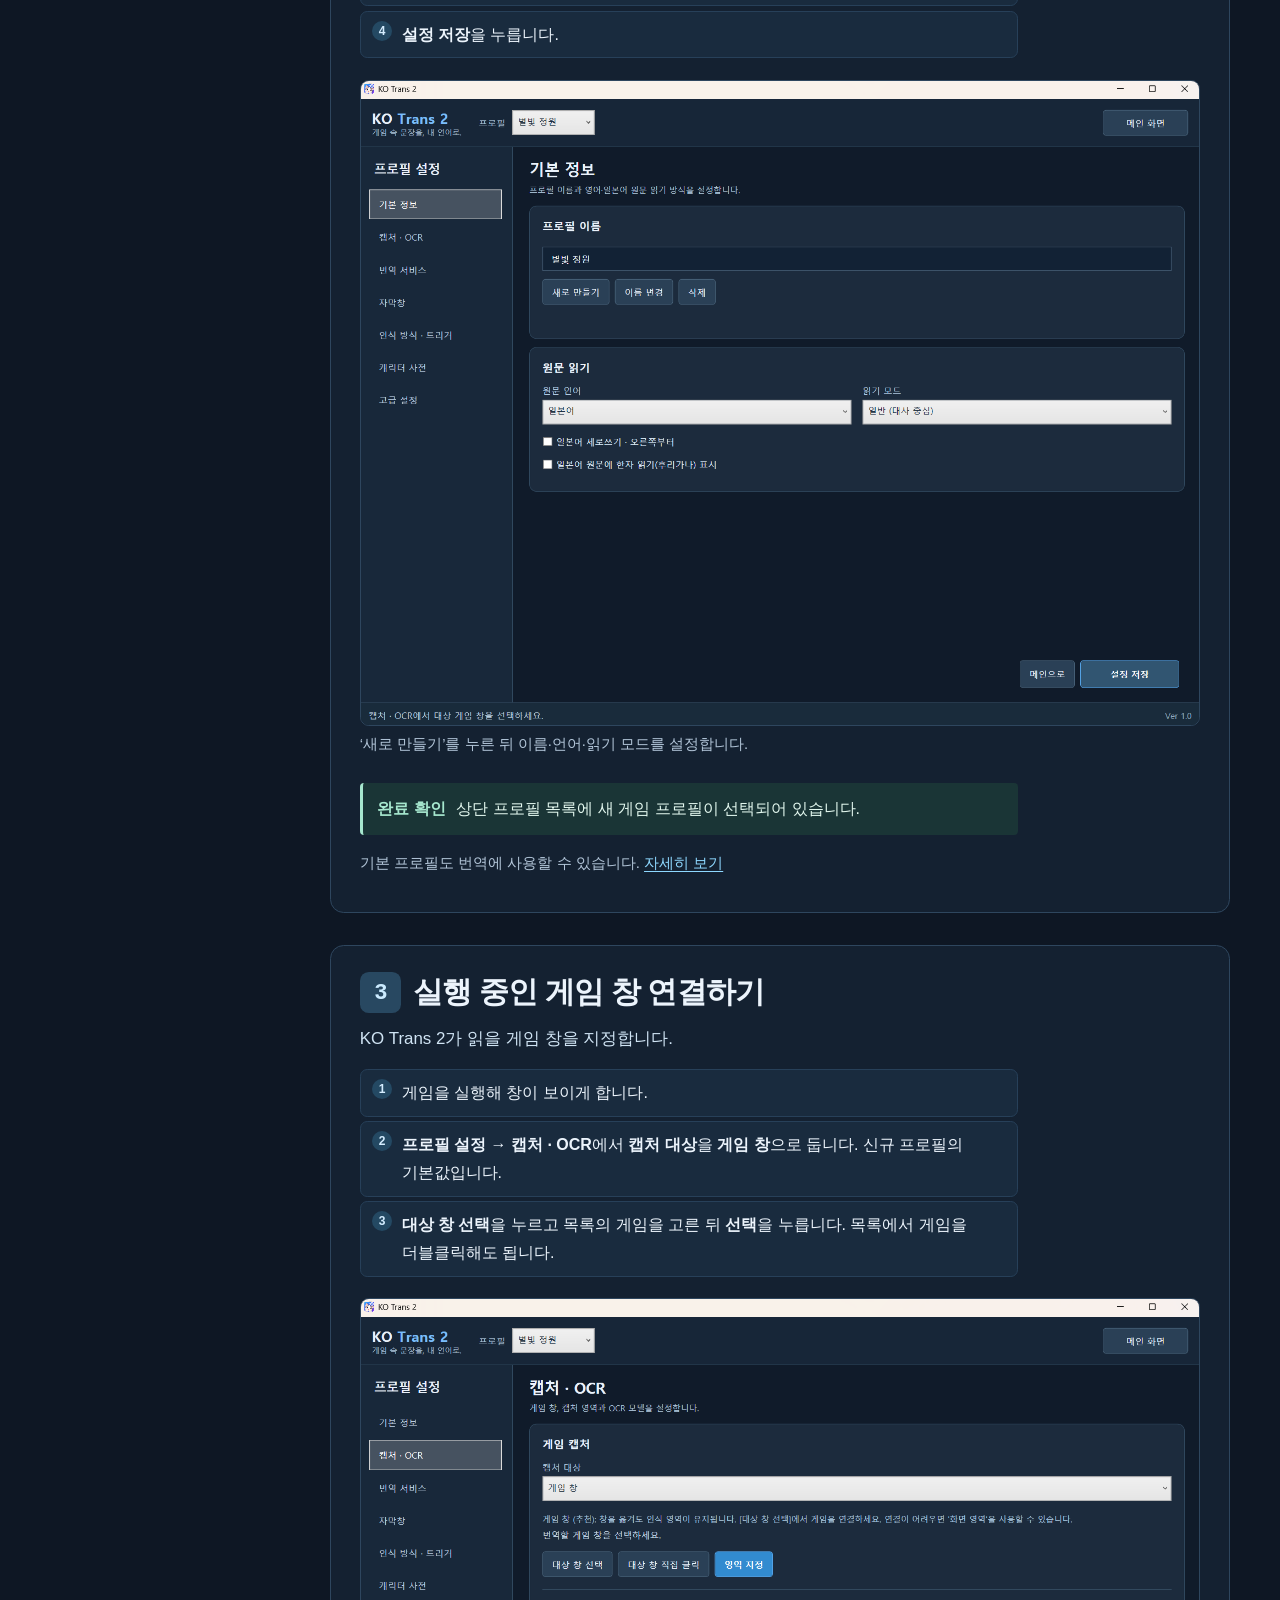
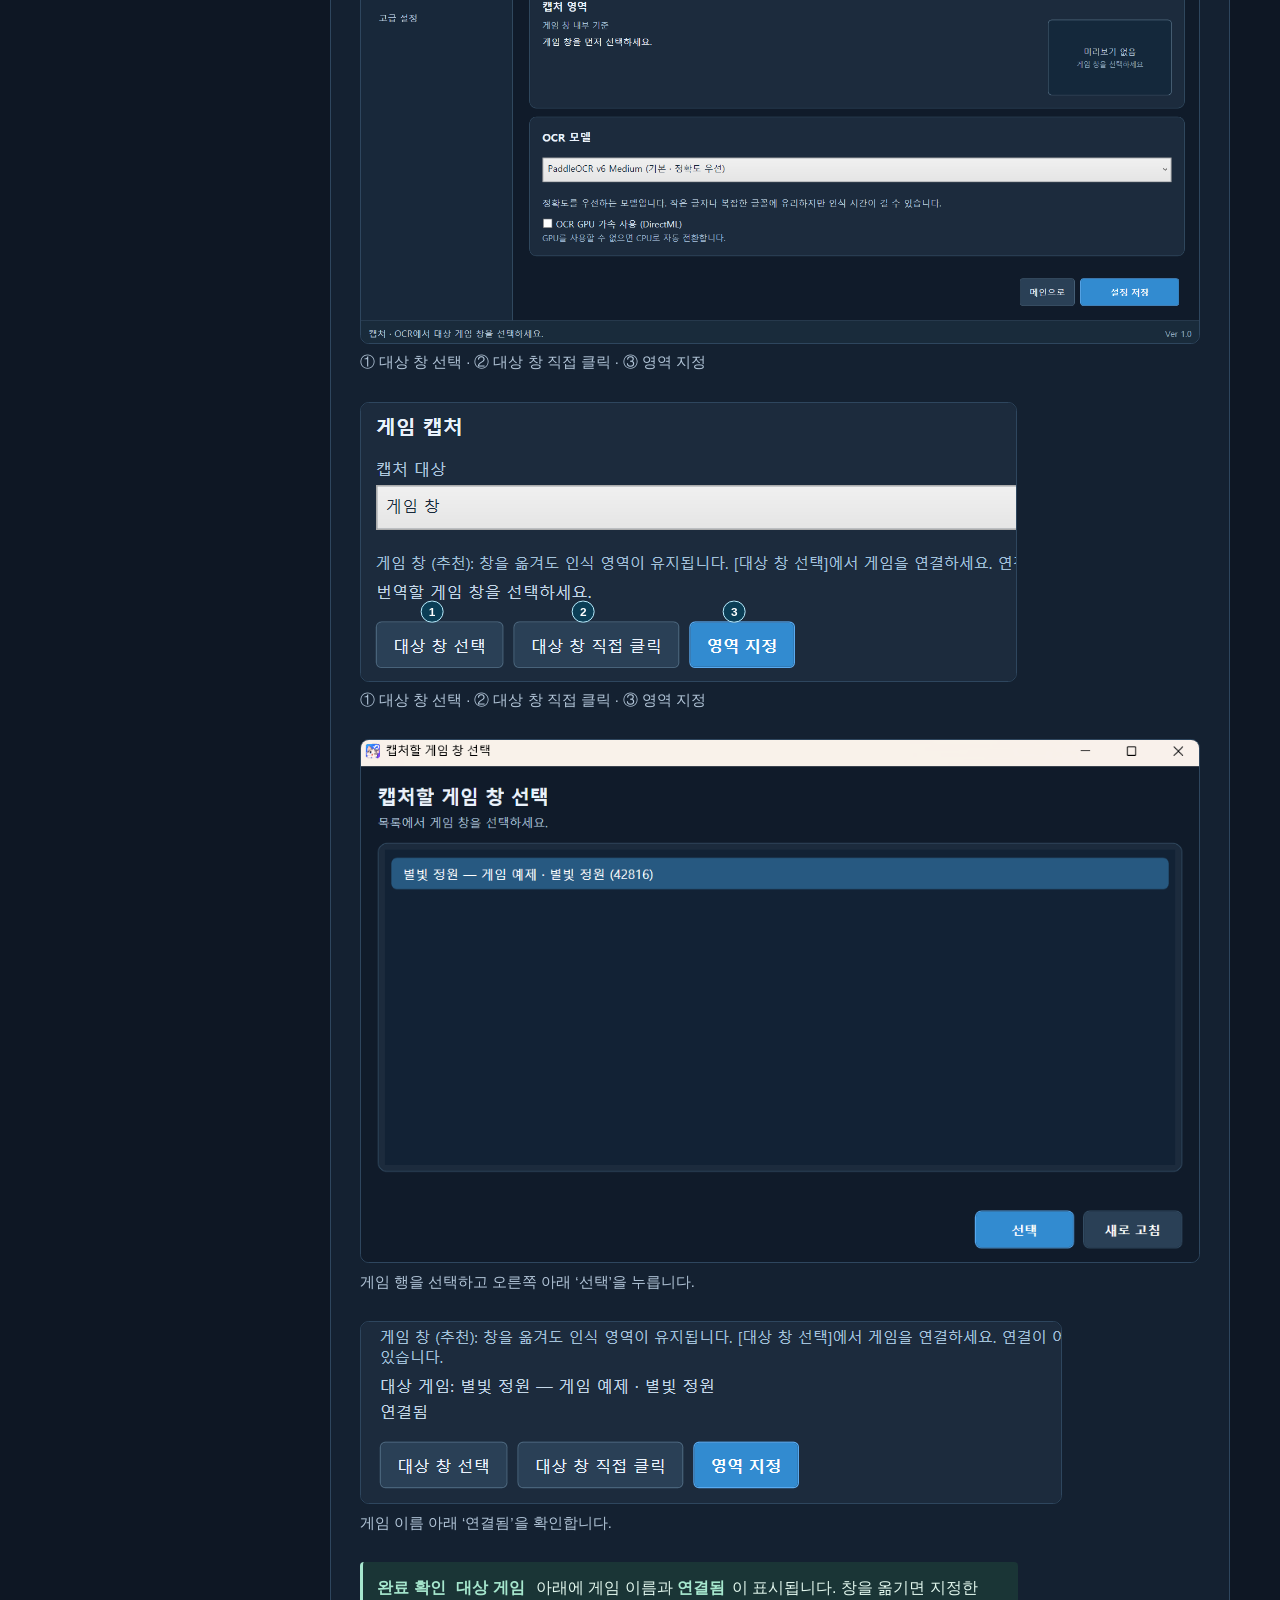
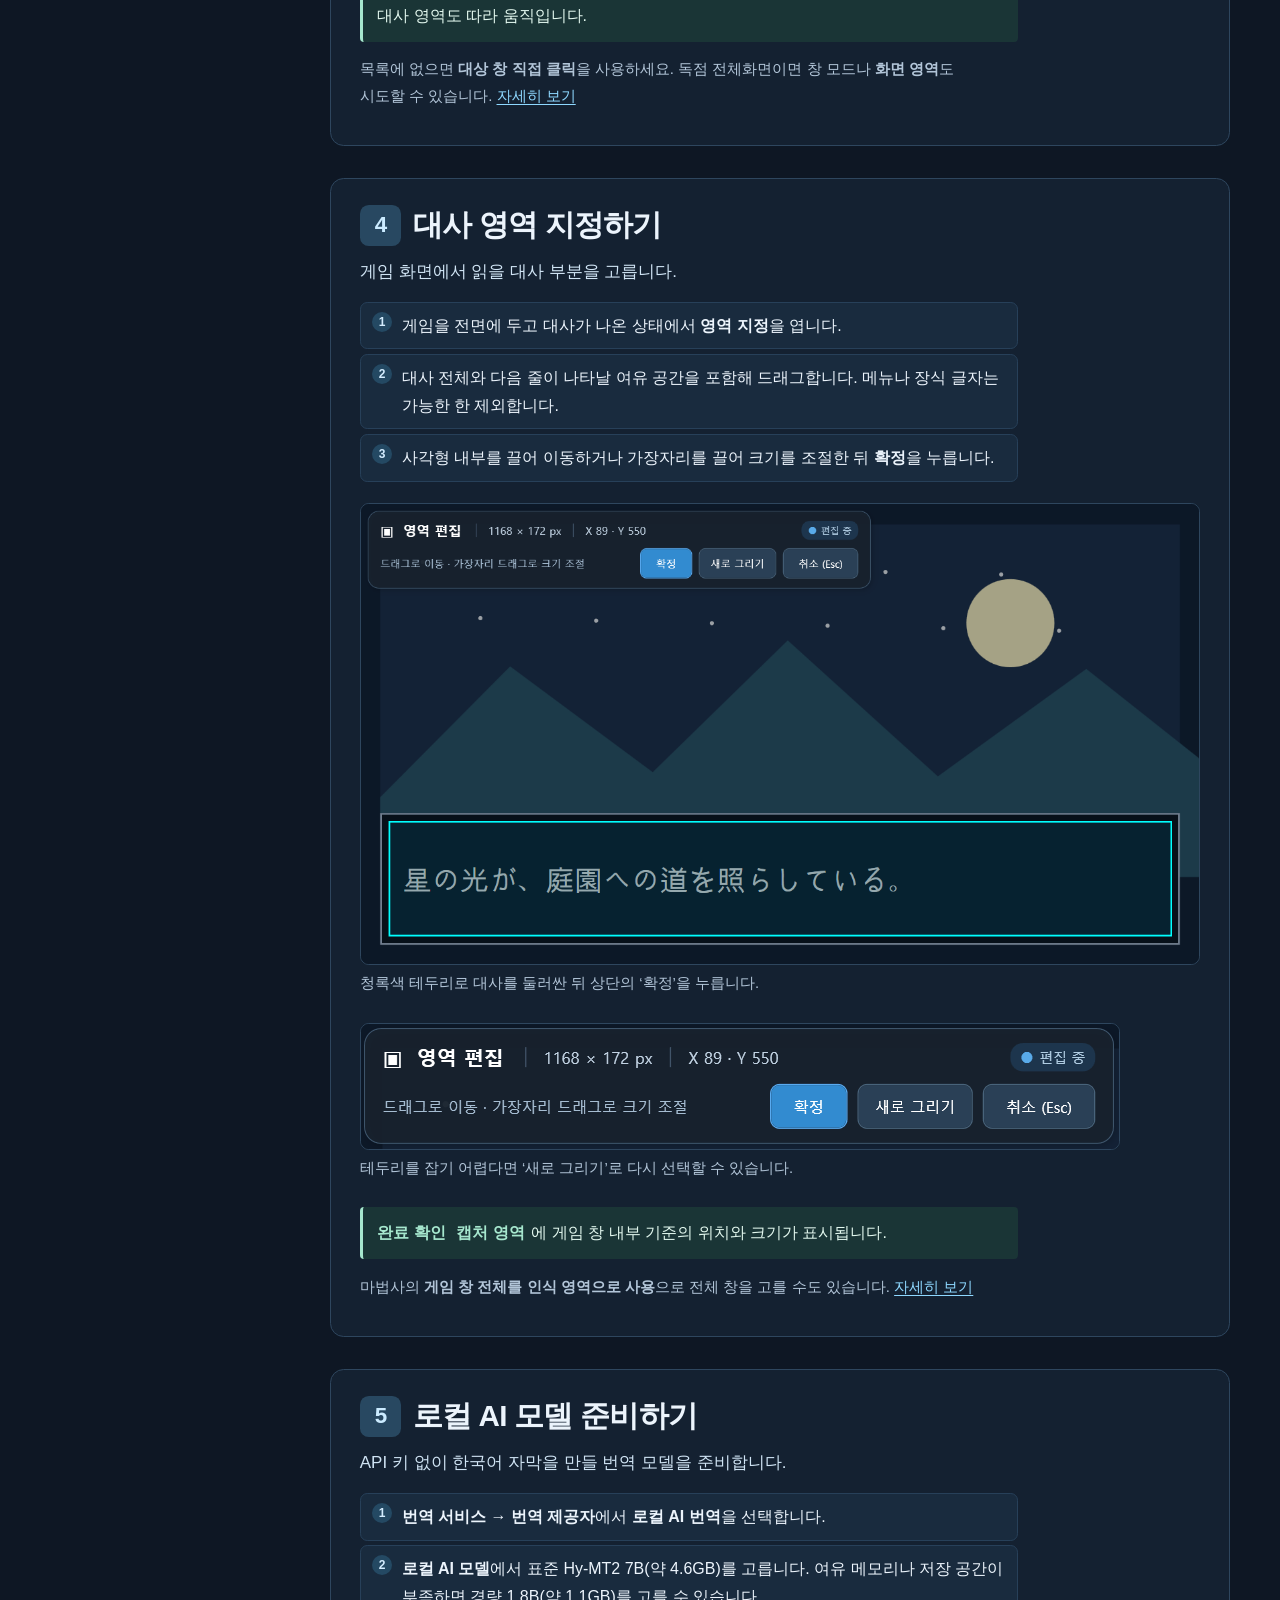
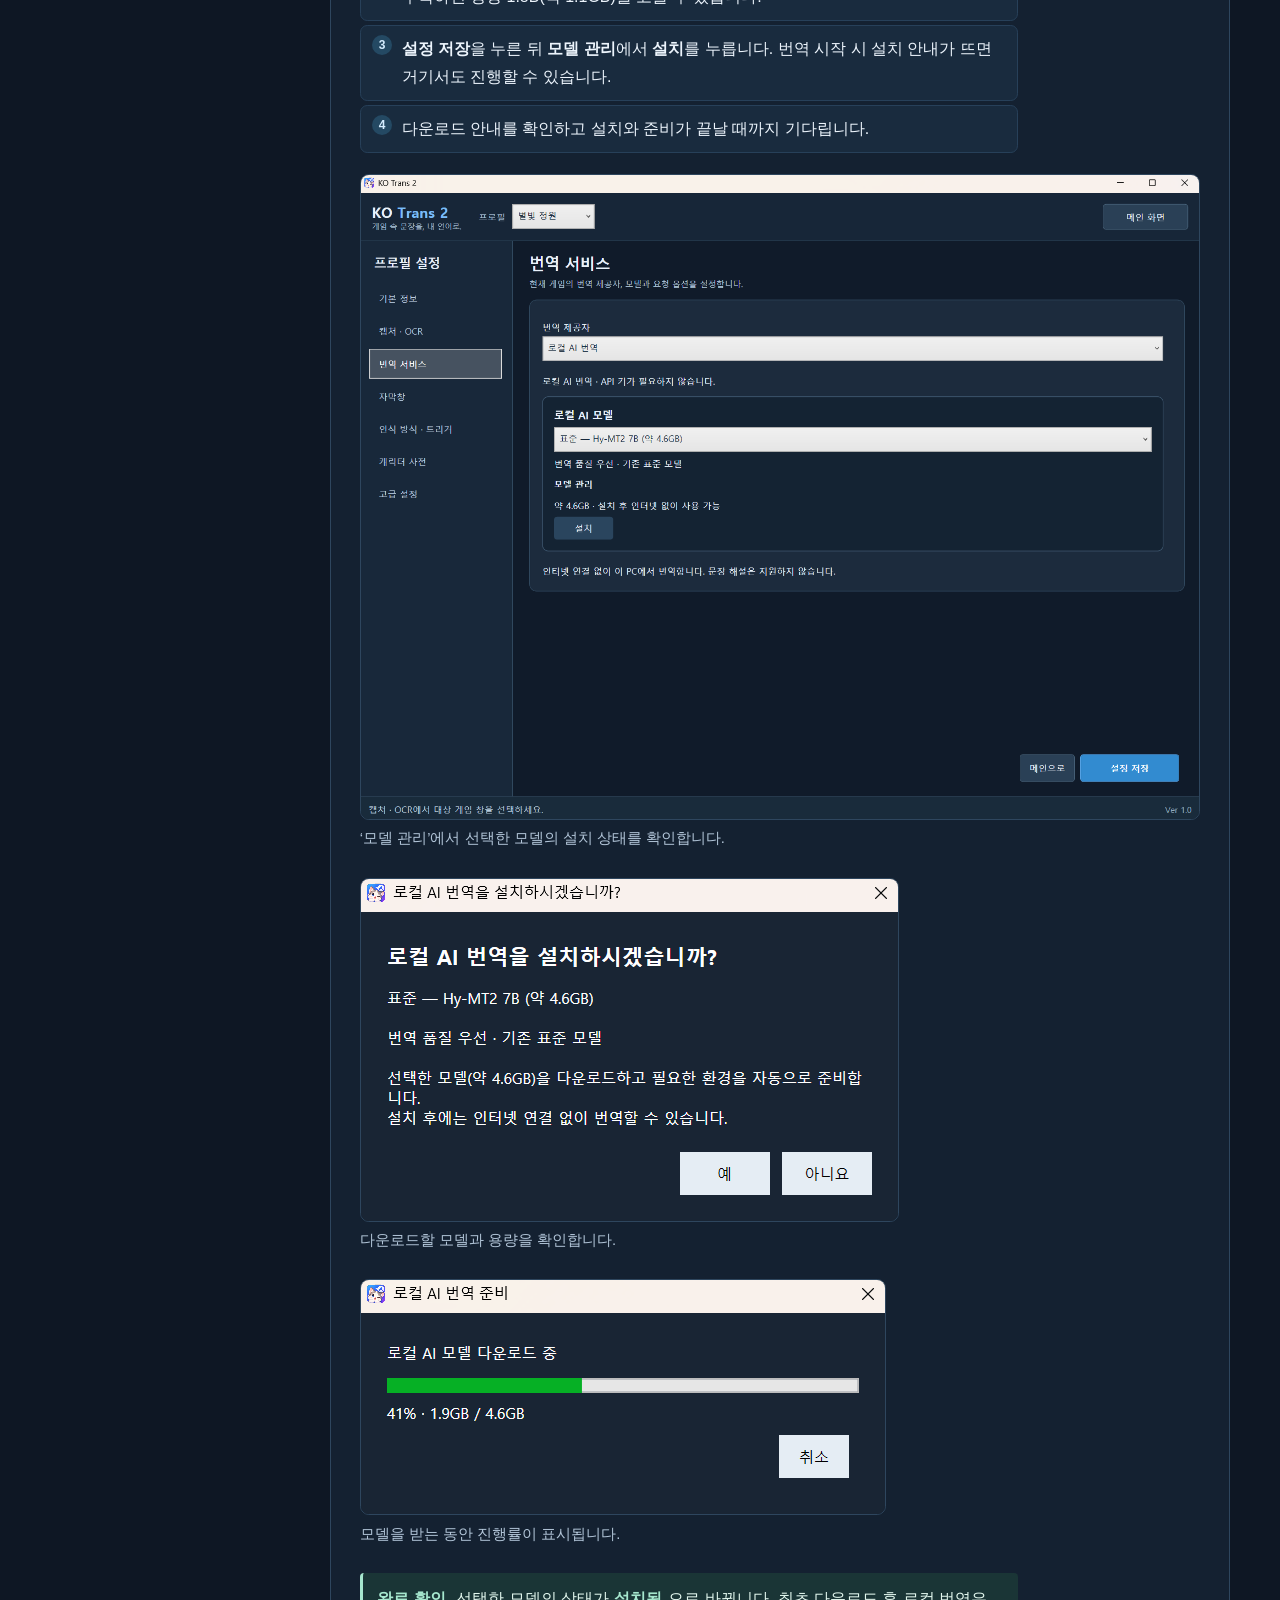
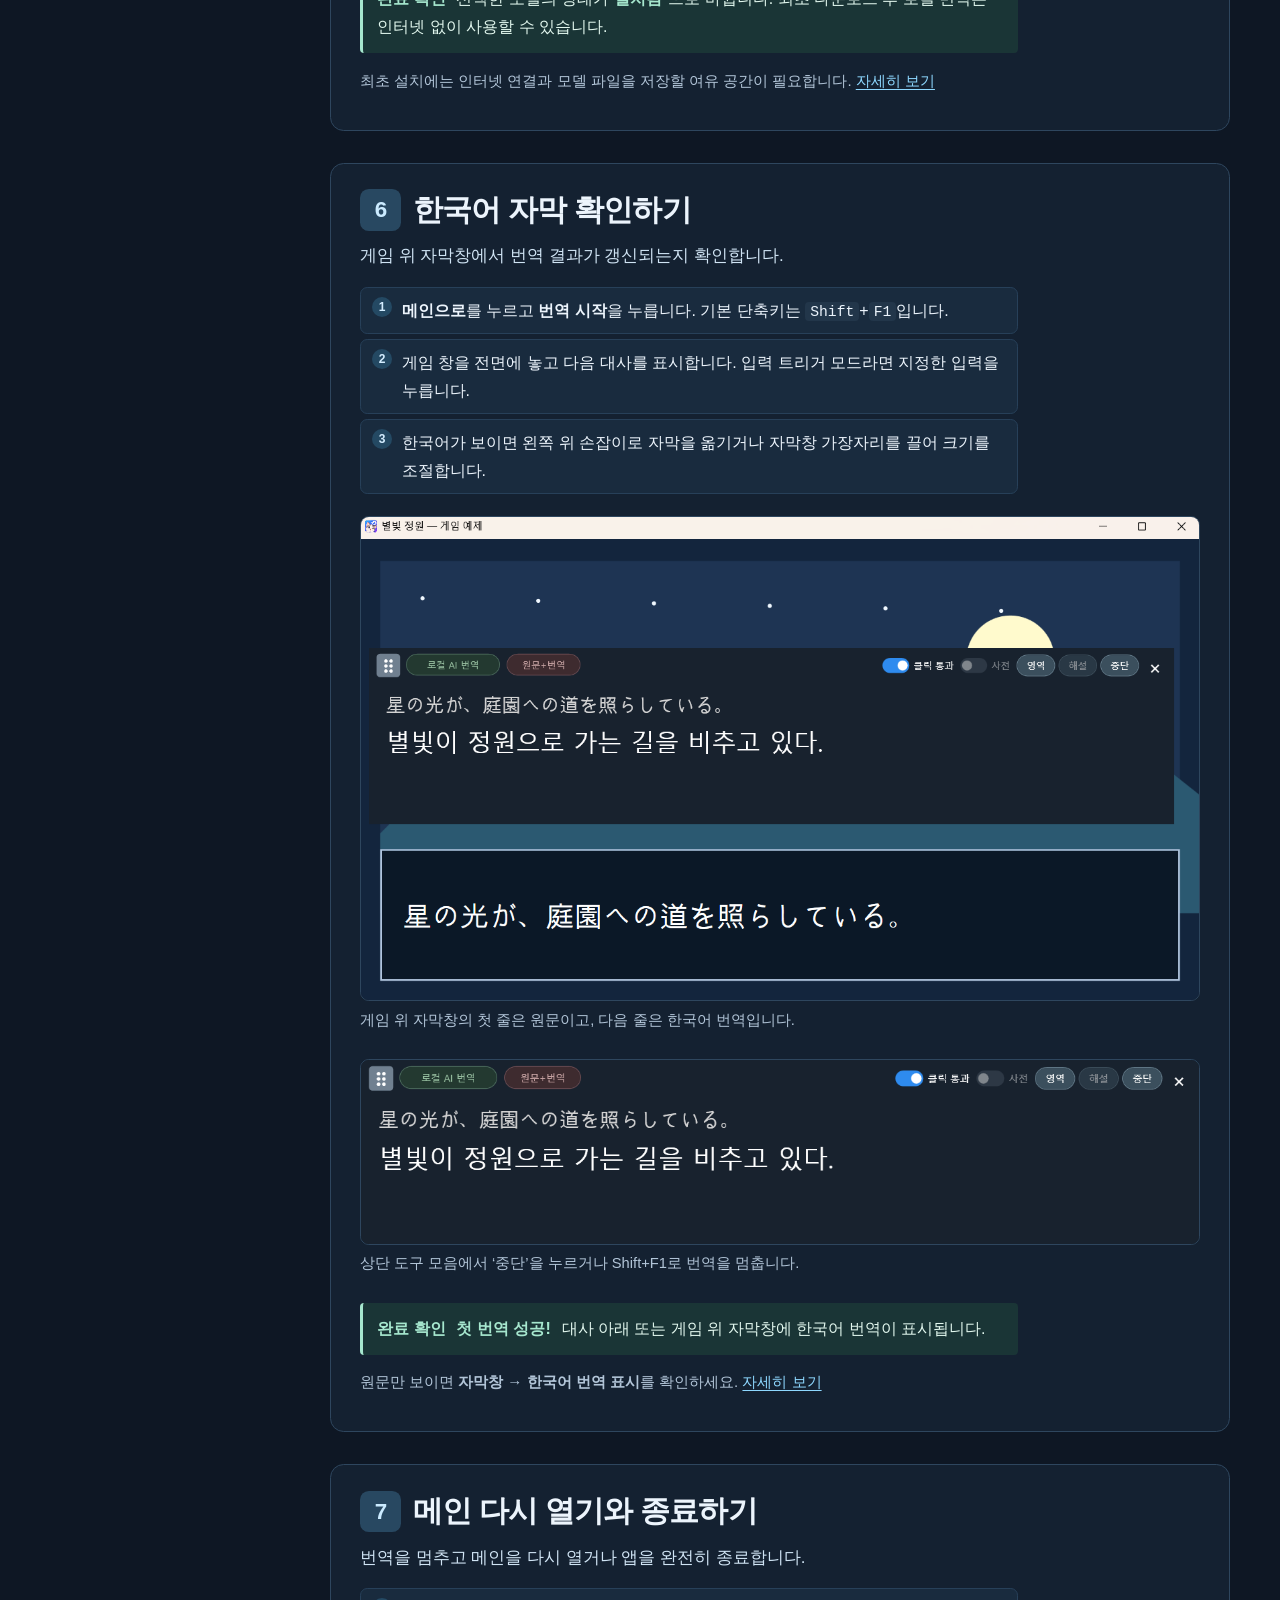
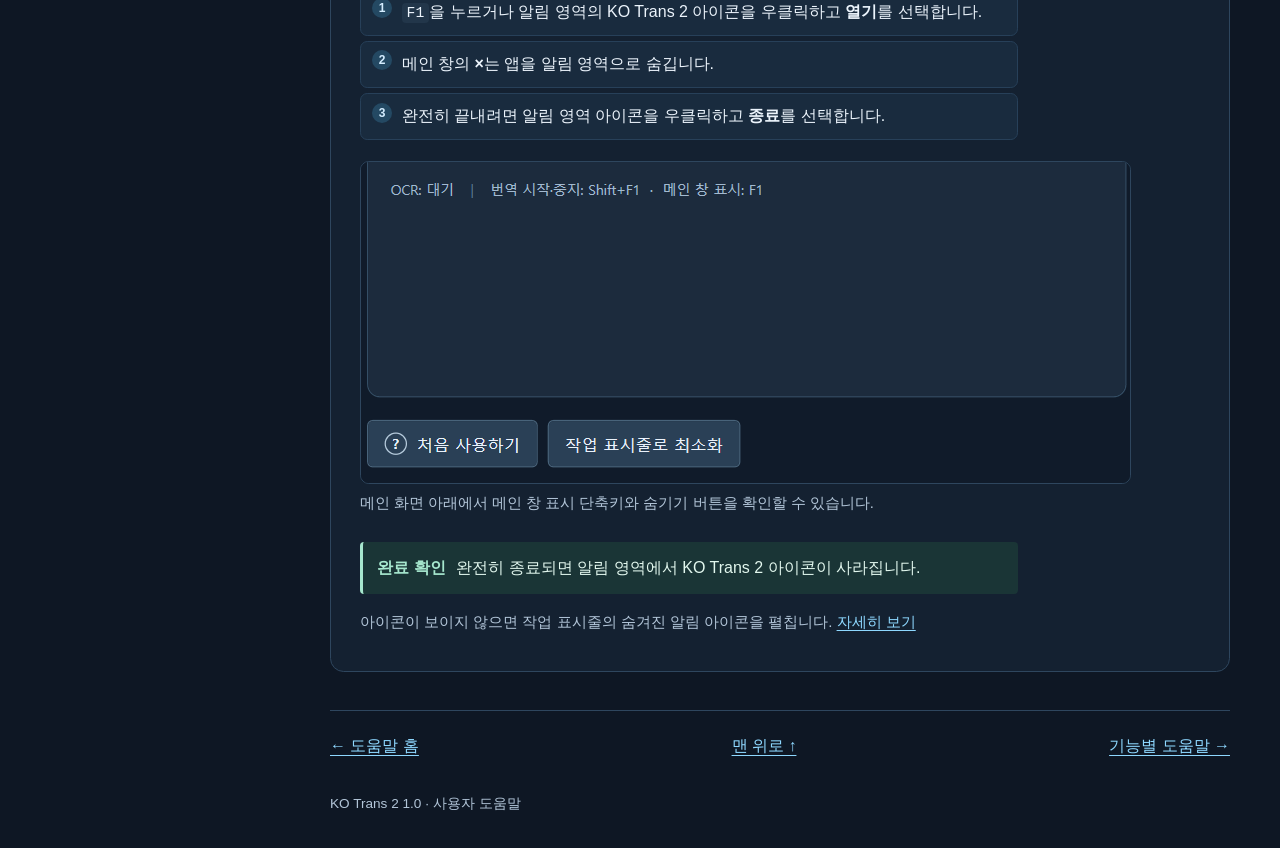
<file: docs/help/quick-start.html>
<!doctype html>
<html lang="ko">
<head>
  <meta charset="utf-8">
  <meta name="viewport" content="width=device-width, initial-scale=1">
  <title>처음 시작하기 — 게임 번역 시작하기 | KO Trans 2</title>
  <link rel="stylesheet" href="css/style.css">
  <script defer src="js/search-index.js"></script>
  <script defer src="js/help.js"></script>
</head>
<body id="top">
  <a class="skip" href="#content">본문으로 건너뛰기</a>
  <div class="layout">
    <aside class="sidebar">
      <a class="brand" href="index.html">KO Trans 2</a>
      <div class="search" hidden><label for="help-search">도움말 검색</label><input id="help-search" type="search" placeholder="예: 게임 창, 단축키"><div role="status" aria-live="polite"></div><ul class="results"></ul></div>
      <nav class="side-links" aria-label="도움말 페이지"><a href="index.html">도움말 홈</a><a href="quick-start.html" aria-current="page">처음 시작하기</a><a href="features.html">기능별 도움말</a><a href="troubleshooting.html">문제 해결</a></nav>
      <nav class="section-links desktop-menu" aria-label="이 페이지 목차"><a href="#install">1. 압축을 풀고 실행하기</a><a href="#profile">2. 게임 프로필 만들기</a><a href="#connect">3. 실행 중인 게임 창 연결하기</a><a href="#area">4. 대사 영역 지정하기</a><a href="#translation">5. 로컬 AI 모델 준비하기</a><a href="#start">6. 한국어 자막 확인하기</a><a href="#tray">7. 메인 다시 열기와 종료하기</a></nav><details class="mobile-menu"><summary>이 페이지 목차</summary><nav class="section-links" aria-label="이 페이지 목차"><a href="#install">1. 압축을 풀고 실행하기</a><a href="#profile">2. 게임 프로필 만들기</a><a href="#connect">3. 실행 중인 게임 창 연결하기</a><a href="#area">4. 대사 영역 지정하기</a><a href="#translation">5. 로컬 AI 모델 준비하기</a><a href="#start">6. 한국어 자막 확인하기</a><a href="#tray">7. 메인 다시 열기와 종료하기</a></nav></details>
    </aside>
    <main id="content">
      <div class="eyebrow">KO Trans 2 · 사용자 도움말</div><h1>처음 시작하기 — 게임 번역 시작하기</h1><p class="lede">게임 창을 연결하고 로컬 AI로 첫 한국어 자막을 띄웁니다.</p><section class="chapter step" id="install"><h2><span class="step-number" aria-hidden="true">1</span><span class="sr-only">1단계 </span>압축을 풀고 실행하기</h2><p class="step-goal">파일을 한 폴더에 풀고 KO Trans 2의 메인 화면을 엽니다.</p><ol class="actions"><li>받은 ZIP을 원하는 폴더에 모두 풉니다. <code>models</code>, <code>IpaDic</code>, <code>local-worker</code> 등 함께 풀린 폴더를 그대로 둡니다.</li><li>Windows 10 또는 11의 64비트 PC에서 <code>KoTrans2.exe</code>를 더블클릭합니다.</li><li>설정을 직접 따라가려면 아래 2단계로 이동합니다. 앱에서 안내받으려면 왼쪽 아래의 <strong>처음 사용하기</strong>를 누릅니다.</li></ol>
<figure><a href="images/main.png" aria-label="KO Trans 2 메인의 프로필 설정, 번역 시작 및 처음 사용하기 확대"><img src="images/main.png" alt="KO Trans 2 메인의 프로필 설정, 번역 시작 및 처음 사용하기" loading="lazy"></a><figcaption>왼쪽 아래의 ‘처음 사용하기’로 앱 안의 안내를 열 수 있습니다.</figcaption></figure>
<p class="outcome"><strong>완료 확인</strong> 메인에 <strong>프로필 설정</strong>과 <strong>번역 시작</strong>이 보입니다.</p><p class="stuck">실행이 안 되면 ZIP의 모든 파일이 풀렸는지 먼저 확인하세요. <a href="troubleshooting.html#update">자세히 보기</a></p></section>
<section class="chapter step" id="profile"><h2><span class="step-number" aria-hidden="true">2</span><span class="sr-only">2단계 </span>게임 프로필 만들기</h2><p class="step-goal">게임마다 창·대사 영역·자막 모양을 저장할 프로필을 만듭니다.</p><ol class="actions"><li><strong>프로필 설정 → 기본 정보 → 새로 만들기</strong>를 누릅니다.</li><li><strong>프로필 이름</strong>을 입력하고 <strong>원문 언어</strong>에서 영어 또는 일본어를 고릅니다.</li><li>한두 줄씩 바뀌는 대사는 <strong>일반 (대사 중심)</strong>, 문단이 쌓이는 게임은 <strong>노벨 (본문 중심)</strong>을 고릅니다.</li><li><strong>설정 저장</strong>을 누릅니다.</li></ol>
<figure><a href="images/profile.png" aria-label="프로필 기본 정보, 이름과 원문 읽기 설정 확대"><img src="images/profile.png" alt="프로필 기본 정보, 이름과 원문 읽기 설정" loading="lazy"></a><figcaption>‘새로 만들기’를 누른 뒤 이름·언어·읽기 모드를 설정합니다.</figcaption></figure>
<p class="outcome"><strong>완료 확인</strong> 상단 프로필 목록에 새 게임 프로필이 선택되어 있습니다.</p><p class="stuck">기본 프로필도 번역에 사용할 수 있습니다. <a href="features.html#profiles">자세히 보기</a></p></section>
<section class="chapter step" id="connect"><h2><span class="step-number" aria-hidden="true">3</span><span class="sr-only">3단계 </span>실행 중인 게임 창 연결하기</h2><p class="step-goal">KO Trans 2가 읽을 게임 창을 지정합니다.</p><ol class="actions"><li>게임을 실행해 창이 보이게 합니다.</li><li><strong>프로필 설정 → 캡처 · OCR</strong>에서 <strong>캡처 대상</strong>을 <strong>게임 창</strong>으로 둡니다. 신규 프로필의 기본값입니다.</li><li><strong>대상 창 선택</strong>을 누르고 목록의 게임을 고른 뒤 <strong>선택</strong>을 누릅니다. 목록에서 게임을 더블클릭해도 됩니다.</li></ol>
<figure><a href="images/capture.png" aria-label="캡처 · OCR의 대상 창 선택, 직접 클릭, 영역 지정 확대"><img src="images/capture.png" alt="캡처 · OCR의 대상 창 선택, 직접 클릭, 영역 지정" loading="lazy"></a><figcaption>① 대상 창 선택 · ② 대상 창 직접 클릭 · ③ 영역 지정</figcaption></figure><figure><a href="images/capture-controls.png" aria-label="대상 창 선택, 대상 창 직접 클릭, 영역 지정 버튼 세부 화면 확대"><img src="images/capture-controls.png" alt="대상 창 선택, 대상 창 직접 클릭, 영역 지정 버튼 세부 화면" loading="lazy"><span class="marker" style="left:11%;top:75%" aria-hidden="true">1</span><span class="marker" style="left:34%;top:75%" aria-hidden="true">2</span><span class="marker" style="left:57%;top:75%" aria-hidden="true">3</span></a><figcaption>① 대상 창 선택 · ② 대상 창 직접 클릭 · ③ 영역 지정</figcaption></figure>
<figure><a href="images/game-picker.png" aria-label="실행 중인 별빛 정원 예제를 선택한 게임 창 목록 확대"><img src="images/game-picker.png" alt="실행 중인 별빛 정원 예제를 선택한 게임 창 목록" loading="lazy"></a><figcaption>게임 행을 선택하고 오른쪽 아래 ‘선택’을 누릅니다.</figcaption></figure>
<figure><a href="images/connected-detail.png" aria-label="대상 게임 이름과 연결됨 상태가 표시된 게임 캡처 설정 확대"><img src="images/connected-detail.png" alt="대상 게임 이름과 연결됨 상태가 표시된 게임 캡처 설정" loading="lazy"></a><figcaption>게임 이름 아래 ‘연결됨’을 확인합니다.</figcaption></figure>
<p class="outcome"><strong>완료 확인</strong> <strong>대상 게임</strong> 아래에 게임 이름과 <strong>연결됨</strong>이 표시됩니다. 창을 옮기면 지정한 대사 영역도 따라 움직입니다.</p><p class="stuck">목록에 없으면 <strong>대상 창 직접 클릭</strong>을 사용하세요. 독점 전체화면이면 창 모드나 <strong>화면 영역</strong>도 시도할 수 있습니다. <a href="troubleshooting.html#missing-window">자세히 보기</a></p></section>
<section class="chapter step" id="area"><h2><span class="step-number" aria-hidden="true">4</span><span class="sr-only">4단계 </span>대사 영역 지정하기</h2><p class="step-goal">게임 화면에서 읽을 대사 부분을 고릅니다.</p><ol class="actions"><li>게임을 전면에 두고 대사가 나온 상태에서 <strong>영역 지정</strong>을 엽니다.</li><li>대사 전체와 다음 줄이 나타날 여유 공간을 포함해 드래그합니다. 메뉴나 장식 글자는 가능한 한 제외합니다.</li><li>사각형 내부를 끌어 이동하거나 가장자리를 끌어 크기를 조절한 뒤 <strong>확정</strong>을 누릅니다.</li></ol>
<figure><a href="images/area-selection.png" aria-label="합성 게임 대사를 선택한 실제 영역 편집 화면 확대"><img src="images/area-selection.png" alt="합성 게임 대사를 선택한 실제 영역 편집 화면" loading="lazy"></a><figcaption>청록색 테두리로 대사를 둘러싼 뒤 상단의 ‘확정’을 누릅니다.</figcaption></figure>
<figure><a href="images/area-controls.png" aria-label="영역 편집기에서 확정, 새로 그리기, 취소 버튼 확대"><img src="images/area-controls.png" alt="영역 편집기에서 확정, 새로 그리기, 취소 버튼" loading="lazy"></a><figcaption>테두리를 잡기 어렵다면 ‘새로 그리기’로 다시 선택할 수 있습니다.</figcaption></figure>
<p class="outcome"><strong>완료 확인</strong> <strong>캡처 영역</strong>에 게임 창 내부 기준의 위치와 크기가 표시됩니다.</p><p class="stuck">마법사의 <strong>게임 창 전체를 인식 영역으로 사용</strong>으로 전체 창을 고를 수도 있습니다. <a href="troubleshooting.html#wrong-text">자세히 보기</a></p></section>
<section class="chapter step" id="translation"><h2><span class="step-number" aria-hidden="true">5</span><span class="sr-only">5단계 </span>로컬 AI 모델 준비하기</h2><p class="step-goal">API 키 없이 한국어 자막을 만들 번역 모델을 준비합니다.</p><ol class="actions"><li><strong>번역 서비스 → 번역 제공자</strong>에서 <strong>로컬 AI 번역</strong>을 선택합니다.</li><li><strong>로컬 AI 모델</strong>에서 표준 Hy-MT2 7B(약 4.6GB)를 고릅니다. 여유 메모리나 저장 공간이 부족하면 경량 1.8B(약 1.1GB)를 고를 수 있습니다.</li><li><strong>설정 저장</strong>을 누른 뒤 <strong>모델 관리</strong>에서 <strong>설치</strong>를 누릅니다. 번역 시작 시 설치 안내가 뜨면 거기서도 진행할 수 있습니다.</li><li>다운로드 안내를 확인하고 설치와 준비가 끝날 때까지 기다립니다.</li></ol>
<figure><a href="images/local-ai.png" aria-label="로컬 AI 번역의 모델 선택, 모델 관리 및 설치 버튼 확대"><img src="images/local-ai.png" alt="로컬 AI 번역의 모델 선택, 모델 관리 및 설치 버튼" loading="lazy"></a><figcaption>‘모델 관리’에서 선택한 모델의 설치 상태를 확인합니다.</figcaption></figure>
<figure><a href="images/model-install.png" aria-label="로컬 AI 설치 확인 창의 예와 아니요 버튼 확대"><img src="images/model-install.png" alt="로컬 AI 설치 확인 창의 예와 아니요 버튼" loading="lazy"></a><figcaption>다운로드할 모델과 용량을 확인합니다.</figcaption></figure>
<figure><a href="images/model-preparation.png" aria-label="로컬 AI 번역 준비 창에 표시된 다운로드 진행 상태 확대"><img src="images/model-preparation.png" alt="로컬 AI 번역 준비 창에 표시된 다운로드 진행 상태" loading="lazy"></a><figcaption>모델을 받는 동안 진행률이 표시됩니다.</figcaption></figure>
<p class="outcome"><strong>완료 확인</strong> 선택한 모델의 상태가 <strong>설치됨</strong>으로 바뀝니다. 최초 다운로드 후 로컬 번역은 인터넷 없이 사용할 수 있습니다.</p><p class="stuck">최초 설치에는 인터넷 연결과 모델 파일을 저장할 여유 공간이 필요합니다. <a href="troubleshooting.html#local-install">자세히 보기</a></p></section>
<section class="chapter step" id="start"><h2><span class="step-number" aria-hidden="true">6</span><span class="sr-only">6단계 </span>한국어 자막 확인하기</h2><p class="step-goal">게임 위 자막창에서 번역 결과가 갱신되는지 확인합니다.</p><ol class="actions"><li><strong>메인으로</strong>를 누르고 <strong>번역 시작</strong>을 누릅니다. 기본 단축키는 <kbd>Shift</kbd>+<kbd>F1</kbd>입니다.</li><li>게임 창을 전면에 놓고 다음 대사를 표시합니다. 입력 트리거 모드라면 지정한 입력을 누릅니다.</li><li>한국어가 보이면 왼쪽 위 손잡이로 자막을 옮기거나 자막창 가장자리를 끌어 크기를 조절합니다.</li></ol>
<figure><a href="images/overlay.png" aria-label="합성 일본어 게임 화면 위에 원문과 한국어 번역이 표시된 실제 KO Trans 2 자막창 확대"><img src="images/overlay.png" alt="합성 일본어 게임 화면 위에 원문과 한국어 번역이 표시된 실제 KO Trans 2 자막창" loading="lazy"></a><figcaption>게임 위 자막창의 첫 줄은 원문이고, 다음 줄은 한국어 번역입니다.</figcaption></figure>
<figure><a href="images/overlay-detail.png" aria-label="자막창의 이동 손잡이, 클릭 통과, 영역, 해설, 중단과 닫기 버튼 확대"><img src="images/overlay-detail.png" alt="자막창의 이동 손잡이, 클릭 통과, 영역, 해설, 중단과 닫기 버튼" loading="lazy"></a><figcaption>상단 도구 모음에서 ‘중단’을 누르거나 Shift+F1로 번역을 멈춥니다.</figcaption></figure>
<p class="outcome"><strong>완료 확인</strong> <strong>첫 번역 성공!</strong> 대사 아래 또는 게임 위 자막창에 한국어 번역이 표시됩니다.</p><p class="stuck">원문만 보이면 <strong>자막창 → 한국어 번역 표시</strong>를 확인하세요. <a href="troubleshooting.html#no-korean">자세히 보기</a></p></section>
<section class="chapter step" id="tray"><h2><span class="step-number" aria-hidden="true">7</span><span class="sr-only">7단계 </span>메인 다시 열기와 종료하기</h2><p class="step-goal">번역을 멈추고 메인을 다시 열거나 앱을 완전히 종료합니다.</p><ol class="actions"><li><kbd>F1</kbd>을 누르거나 알림 영역의 KO Trans 2 아이콘을 우클릭하고 <strong>열기</strong>를 선택합니다.</li><li>메인 창의 <strong>×</strong>는 앱을 알림 영역으로 숨깁니다.</li><li>완전히 끝내려면 알림 영역 아이콘을 우클릭하고 <strong>종료</strong>를 선택합니다.</li></ol>
<figure><a href="images/launcher-help.png" aria-label="메인 화면 하단의 번역 단축키 및 트레이로 숨기기 안내 확대"><img src="images/launcher-help.png" alt="메인 화면 하단의 번역 단축키 및 트레이로 숨기기 안내" loading="lazy"></a><figcaption>메인 화면 아래에서 메인 창 표시 단축키와 숨기기 버튼을 확인할 수 있습니다.</figcaption></figure>
<p class="outcome"><strong>완료 확인</strong> 완전히 종료되면 알림 영역에서 KO Trans 2 아이콘이 사라집니다.</p><p class="stuck">아이콘이 보이지 않으면 작업 표시줄의 숨겨진 알림 아이콘을 펼칩니다. <a href="troubleshooting.html#exit">자세히 보기</a></p></section>
      <nav class="pager" aria-label="이전 및 다음 페이지"><a href="index.html">← 도움말 홈</a><a href="#top">맨 위로 ↑</a><a href="features.html">기능별 도움말 →</a></nav>
      <footer>KO Trans 2 1.0 · 사용자 도움말</footer>
    </main>
  </div>
  <dialog aria-label="확대된 프로그램 화면"><div class="image-tools"><button type="button" class="pixel-size" aria-pressed="false">원본 크기</button><button type="button" class="image-close">닫기</button></div><div class="image-scroll"><img alt=""></div><p></p></dialog>
</body>
</html>
</file>
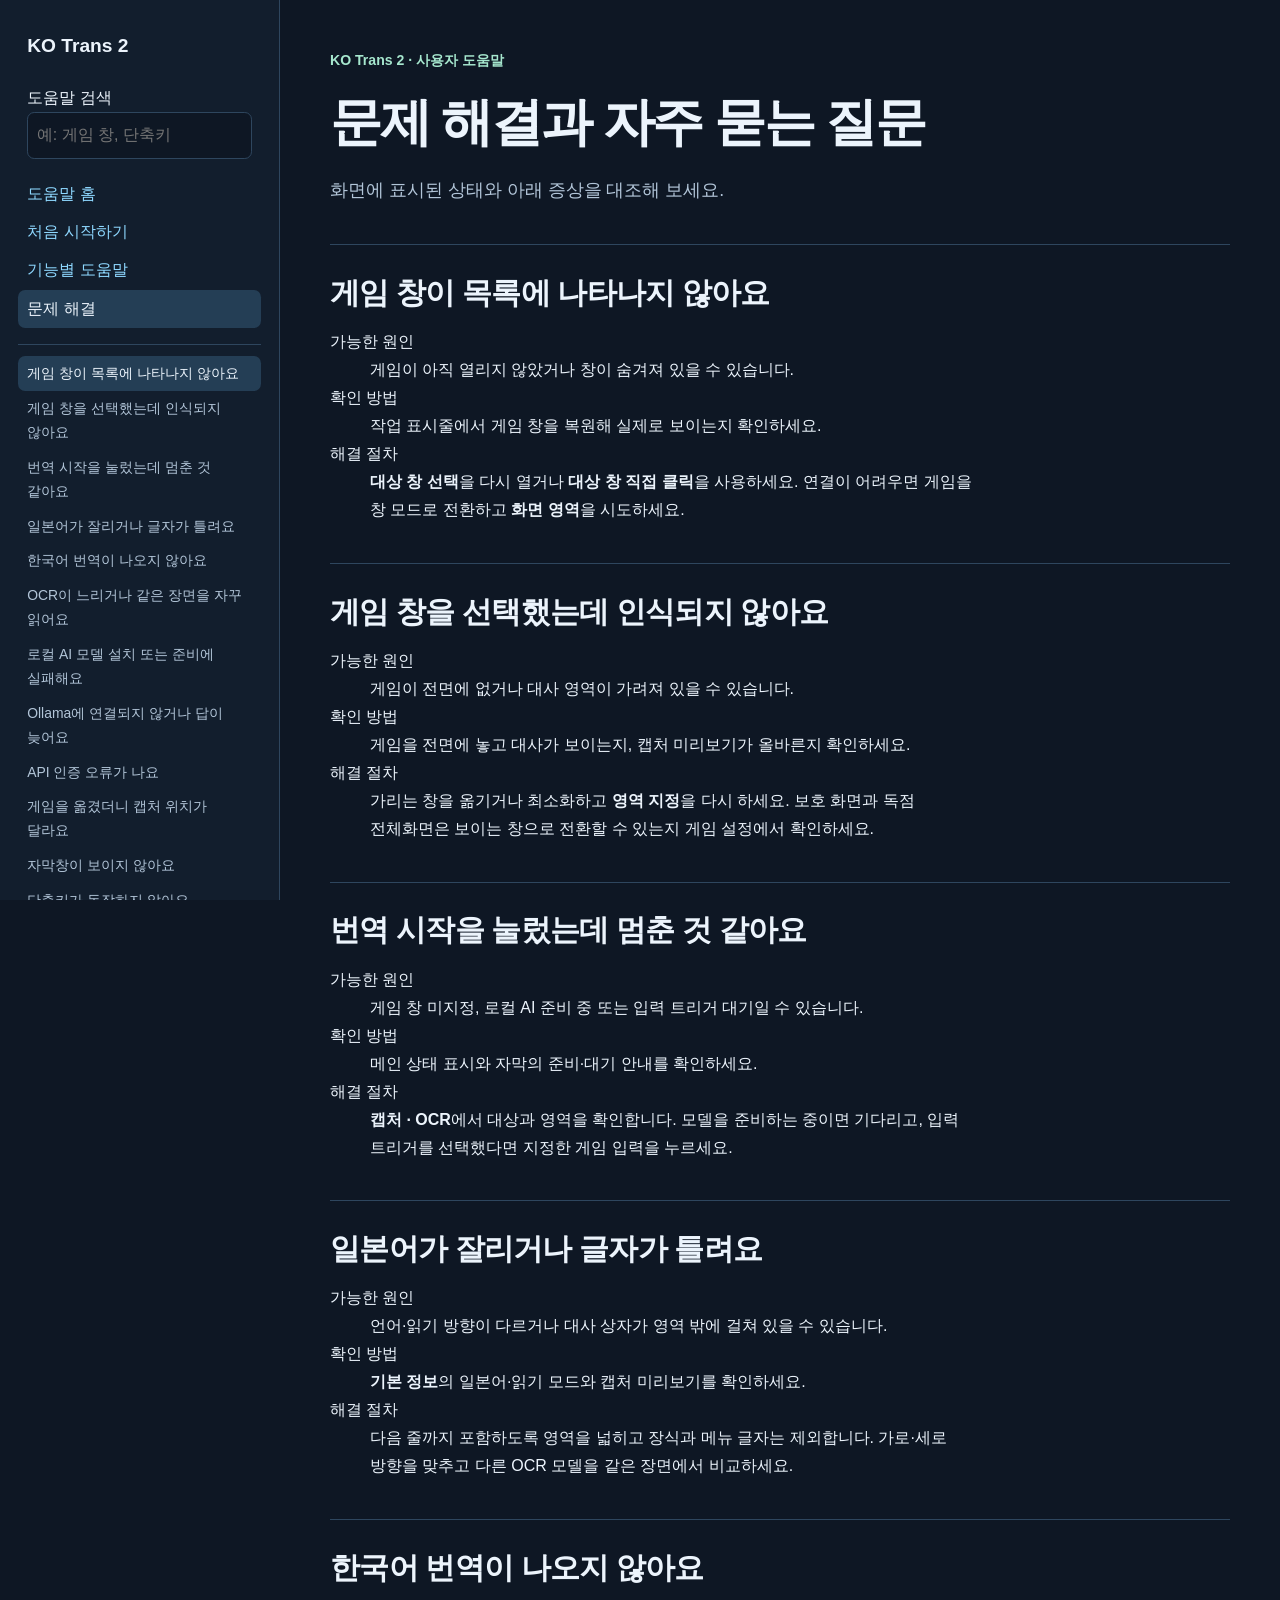
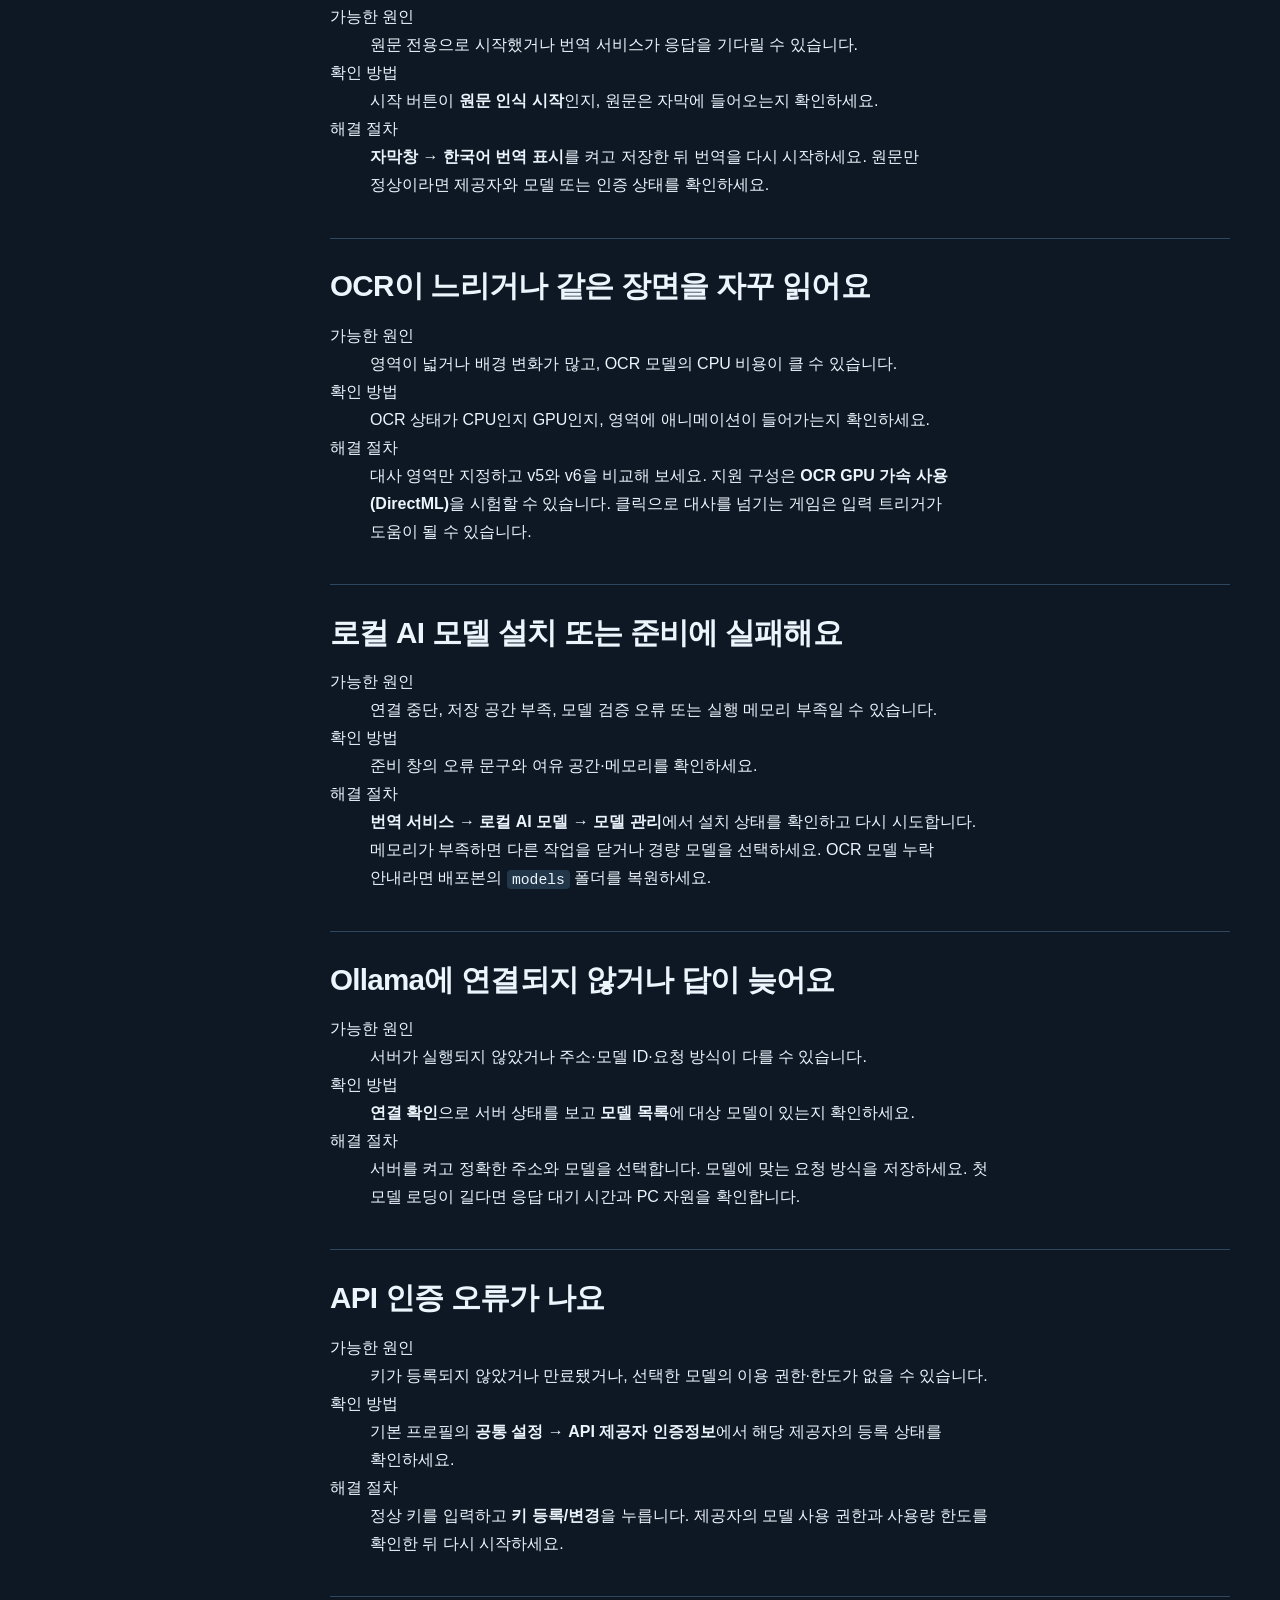
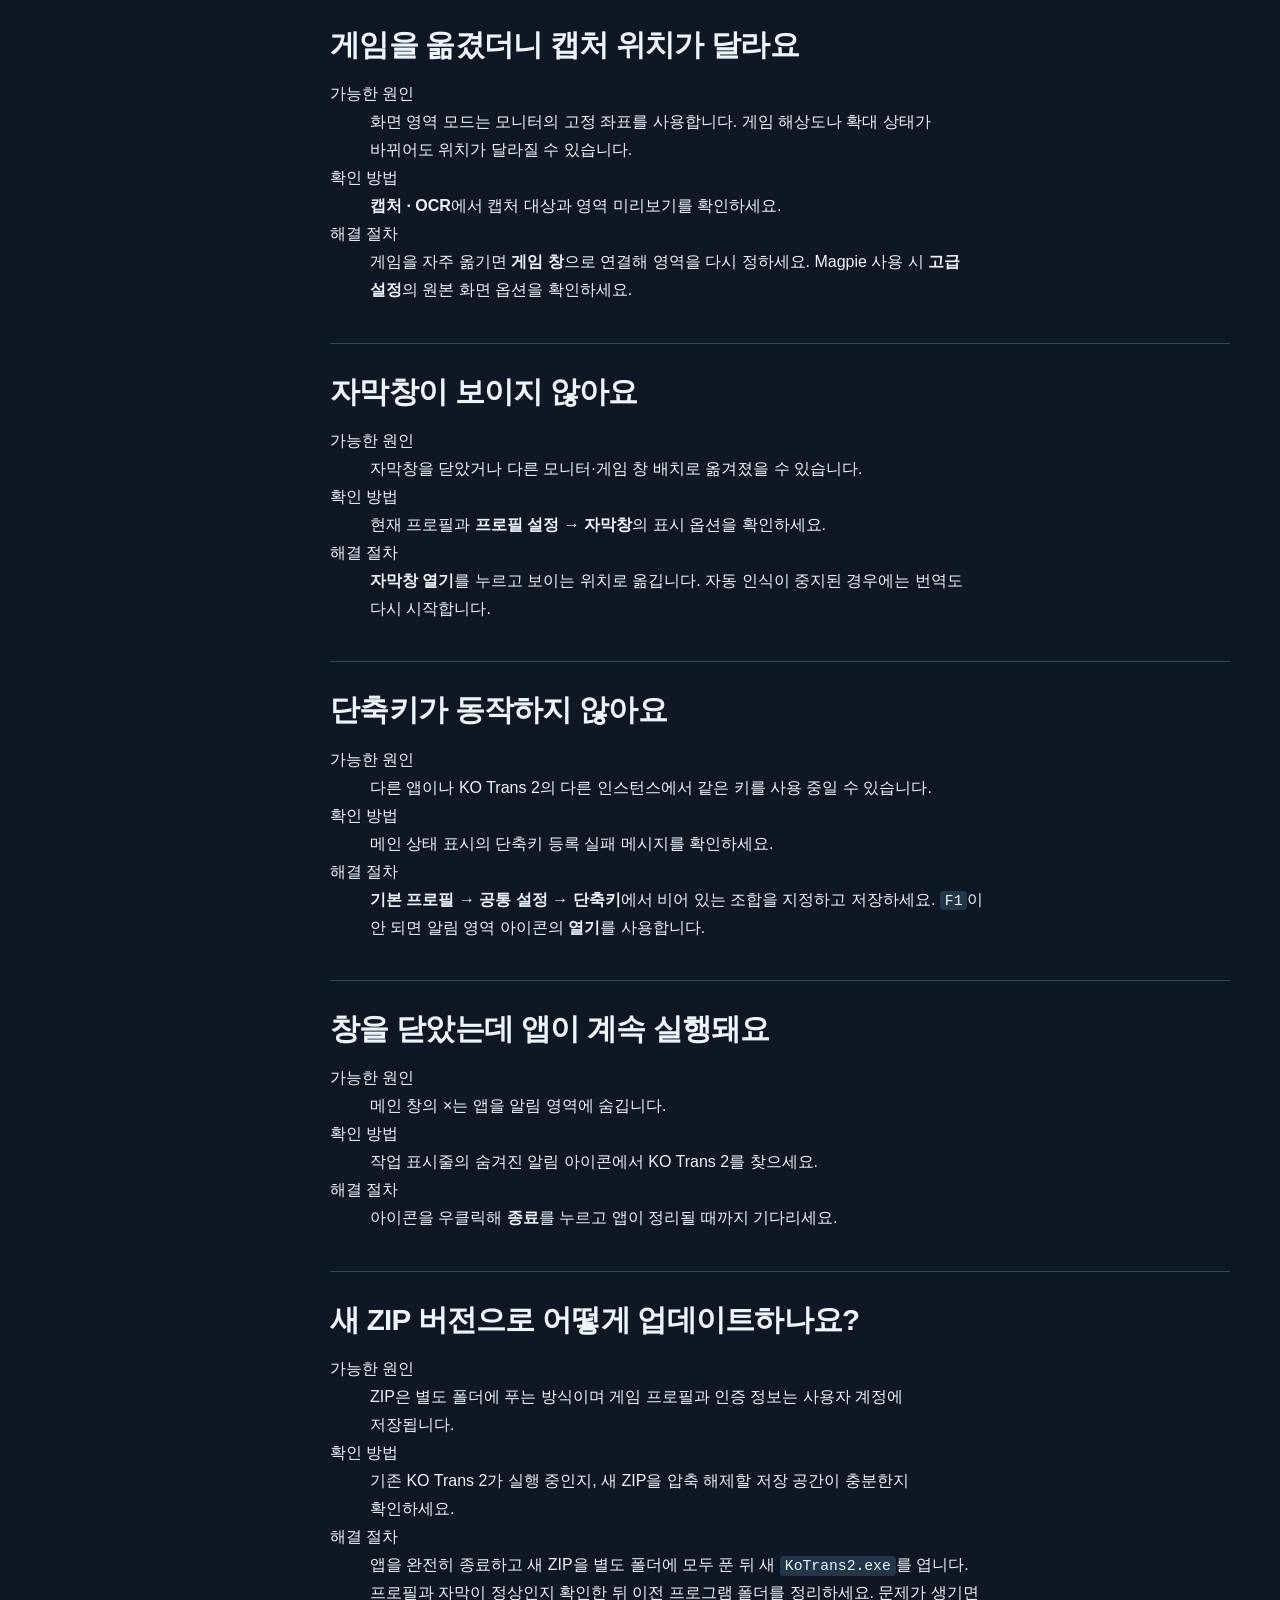
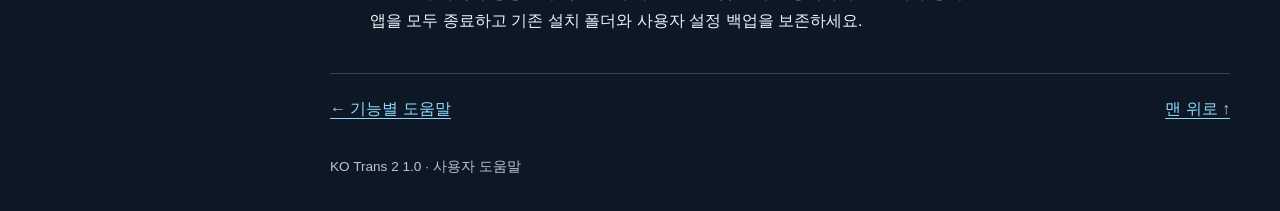
<file: docs/help/troubleshooting.html>
<!doctype html>
<html lang="ko">
<head>
  <meta charset="utf-8">
  <meta name="viewport" content="width=device-width, initial-scale=1">
  <title>문제 해결과 자주 묻는 질문 | KO Trans 2</title>
  <link rel="stylesheet" href="css/style.css">
  <script defer src="js/search-index.js"></script>
  <script defer src="js/help.js"></script>
</head>
<body id="top">
  <a class="skip" href="#content">본문으로 건너뛰기</a>
  <div class="layout">
    <aside class="sidebar">
      <a class="brand" href="index.html">KO Trans 2</a>
      <div class="search" hidden><label for="help-search">도움말 검색</label><input id="help-search" type="search" placeholder="예: 게임 창, 단축키"><div role="status" aria-live="polite"></div><ul class="results"></ul></div>
      <nav class="side-links" aria-label="도움말 페이지"><a href="index.html">도움말 홈</a><a href="quick-start.html">처음 시작하기</a><a href="features.html">기능별 도움말</a><a href="troubleshooting.html" aria-current="page">문제 해결</a></nav>
      <nav class="section-links desktop-menu" aria-label="이 페이지 목차"><a href="#missing-window">게임 창이 목록에 나타나지 않아요</a><a href="#no-capture">게임 창을 선택했는데 인식되지 않아요</a><a href="#no-start">번역 시작을 눌렀는데 멈춘 것 같아요</a><a href="#wrong-text">일본어가 잘리거나 글자가 틀려요</a><a href="#no-korean">한국어 번역이 나오지 않아요</a><a href="#slow-ocr">OCR이 느리거나 같은 장면을 자꾸 읽어요</a><a href="#local-install">로컬 AI 모델 설치 또는 준비에 실패해요</a><a href="#ollama">Ollama에 연결되지 않거나 답이 늦어요</a><a href="#auth">API 인증 오류가 나요</a><a href="#area-moved">게임을 옮겼더니 캡처 위치가 달라요</a><a href="#hidden-subtitle">자막창이 보이지 않아요</a><a href="#hotkeys">단축키가 동작하지 않아요</a><a href="#exit">창을 닫았는데 앱이 계속 실행돼요</a><a href="#update">새 ZIP 버전으로 어떻게 업데이트하나요?</a></nav><details class="mobile-menu"><summary>이 페이지 목차</summary><nav class="section-links" aria-label="이 페이지 목차"><a href="#missing-window">게임 창이 목록에 나타나지 않아요</a><a href="#no-capture">게임 창을 선택했는데 인식되지 않아요</a><a href="#no-start">번역 시작을 눌렀는데 멈춘 것 같아요</a><a href="#wrong-text">일본어가 잘리거나 글자가 틀려요</a><a href="#no-korean">한국어 번역이 나오지 않아요</a><a href="#slow-ocr">OCR이 느리거나 같은 장면을 자꾸 읽어요</a><a href="#local-install">로컬 AI 모델 설치 또는 준비에 실패해요</a><a href="#ollama">Ollama에 연결되지 않거나 답이 늦어요</a><a href="#auth">API 인증 오류가 나요</a><a href="#area-moved">게임을 옮겼더니 캡처 위치가 달라요</a><a href="#hidden-subtitle">자막창이 보이지 않아요</a><a href="#hotkeys">단축키가 동작하지 않아요</a><a href="#exit">창을 닫았는데 앱이 계속 실행돼요</a><a href="#update">새 ZIP 버전으로 어떻게 업데이트하나요?</a></nav></details>
    </aside>
    <main id="content">
      <div class="eyebrow">KO Trans 2 · 사용자 도움말</div><h1>문제 해결과 자주 묻는 질문</h1><p class="lede">화면에 표시된 상태와 아래 증상을 대조해 보세요.</p><section class="chapter" id="missing-window"><h2>게임 창이 목록에 나타나지 않아요</h2><dl><dt>가능한 원인</dt><dd>게임이 아직 열리지 않았거나 창이 숨겨져 있을 수 있습니다.</dd><dt>확인 방법</dt><dd>작업 표시줄에서 게임 창을 복원해 실제로 보이는지 확인하세요.</dd><dt>해결 절차</dt><dd><strong>대상 창 선택</strong>을 다시 열거나 <strong>대상 창 직접 클릭</strong>을 사용하세요. 연결이 어려우면 게임을 창 모드로 전환하고 <strong>화면 영역</strong>을 시도하세요.</dd></dl></section>
<section class="chapter" id="no-capture"><h2>게임 창을 선택했는데 인식되지 않아요</h2><dl><dt>가능한 원인</dt><dd>게임이 전면에 없거나 대사 영역이 가려져 있을 수 있습니다.</dd><dt>확인 방법</dt><dd>게임을 전면에 놓고 대사가 보이는지, 캡처 미리보기가 올바른지 확인하세요.</dd><dt>해결 절차</dt><dd>가리는 창을 옮기거나 최소화하고 <strong>영역 지정</strong>을 다시 하세요. 보호 화면과 독점 전체화면은 보이는 창으로 전환할 수 있는지 게임 설정에서 확인하세요.</dd></dl></section>
<section class="chapter" id="no-start"><h2>번역 시작을 눌렀는데 멈춘 것 같아요</h2><dl><dt>가능한 원인</dt><dd>게임 창 미지정, 로컬 AI 준비 중 또는 입력 트리거 대기일 수 있습니다.</dd><dt>확인 방법</dt><dd>메인 상태 표시와 자막의 준비·대기 안내를 확인하세요.</dd><dt>해결 절차</dt><dd><strong>캡처 · OCR</strong>에서 대상과 영역을 확인합니다. 모델을 준비하는 중이면 기다리고, 입력 트리거를 선택했다면 지정한 게임 입력을 누르세요.</dd></dl></section>
<section class="chapter" id="wrong-text"><h2>일본어가 잘리거나 글자가 틀려요</h2><dl><dt>가능한 원인</dt><dd>언어·읽기 방향이 다르거나 대사 상자가 영역 밖에 걸쳐 있을 수 있습니다.</dd><dt>확인 방법</dt><dd><strong>기본 정보</strong>의 일본어·읽기 모드와 캡처 미리보기를 확인하세요.</dd><dt>해결 절차</dt><dd>다음 줄까지 포함하도록 영역을 넓히고 장식과 메뉴 글자는 제외합니다. 가로·세로 방향을 맞추고 다른 OCR 모델을 같은 장면에서 비교하세요.</dd></dl></section>
<section class="chapter" id="no-korean"><h2>한국어 번역이 나오지 않아요</h2><dl><dt>가능한 원인</dt><dd>원문 전용으로 시작했거나 번역 서비스가 응답을 기다릴 수 있습니다.</dd><dt>확인 방법</dt><dd>시작 버튼이 <strong>원문 인식 시작</strong>인지, 원문은 자막에 들어오는지 확인하세요.</dd><dt>해결 절차</dt><dd><strong>자막창 → 한국어 번역 표시</strong>를 켜고 저장한 뒤 번역을 다시 시작하세요. 원문만 정상이라면 제공자와 모델 또는 인증 상태를 확인하세요.</dd></dl></section>
<section class="chapter" id="slow-ocr"><h2>OCR이 느리거나 같은 장면을 자꾸 읽어요</h2><dl><dt>가능한 원인</dt><dd>영역이 넓거나 배경 변화가 많고, OCR 모델의 CPU 비용이 클 수 있습니다.</dd><dt>확인 방법</dt><dd>OCR 상태가 CPU인지 GPU인지, 영역에 애니메이션이 들어가는지 확인하세요.</dd><dt>해결 절차</dt><dd>대사 영역만 지정하고 v5와 v6을 비교해 보세요. 지원 구성은 <strong>OCR GPU 가속 사용 (DirectML)</strong>을 시험할 수 있습니다. 클릭으로 대사를 넘기는 게임은 입력 트리거가 도움이 될 수 있습니다.</dd></dl></section>
<section class="chapter" id="local-install"><h2>로컬 AI 모델 설치 또는 준비에 실패해요</h2><dl><dt>가능한 원인</dt><dd>연결 중단, 저장 공간 부족, 모델 검증 오류 또는 실행 메모리 부족일 수 있습니다.</dd><dt>확인 방법</dt><dd>준비 창의 오류 문구와 여유 공간·메모리를 확인하세요.</dd><dt>해결 절차</dt><dd><strong>번역 서비스 → 로컬 AI 모델 → 모델 관리</strong>에서 설치 상태를 확인하고 다시 시도합니다. 메모리가 부족하면 다른 작업을 닫거나 경량 모델을 선택하세요. OCR 모델 누락 안내라면 배포본의 <code>models</code> 폴더를 복원하세요.</dd></dl></section>
<section class="chapter" id="ollama"><h2>Ollama에 연결되지 않거나 답이 늦어요</h2><dl><dt>가능한 원인</dt><dd>서버가 실행되지 않았거나 주소·모델 ID·요청 방식이 다를 수 있습니다.</dd><dt>확인 방법</dt><dd><strong>연결 확인</strong>으로 서버 상태를 보고 <strong>모델 목록</strong>에 대상 모델이 있는지 확인하세요.</dd><dt>해결 절차</dt><dd>서버를 켜고 정확한 주소와 모델을 선택합니다. 모델에 맞는 요청 방식을 저장하세요. 첫 모델 로딩이 길다면 응답 대기 시간과 PC 자원을 확인합니다.</dd></dl></section>
<section class="chapter" id="auth"><h2>API 인증 오류가 나요</h2><dl><dt>가능한 원인</dt><dd>키가 등록되지 않았거나 만료됐거나, 선택한 모델의 이용 권한·한도가 없을 수 있습니다.</dd><dt>확인 방법</dt><dd>기본 프로필의 <strong>공통 설정 → API 제공자 인증정보</strong>에서 해당 제공자의 등록 상태를 확인하세요.</dd><dt>해결 절차</dt><dd>정상 키를 입력하고 <strong>키 등록/변경</strong>을 누릅니다. 제공자의 모델 사용 권한과 사용량 한도를 확인한 뒤 다시 시작하세요.</dd></dl></section>
<section class="chapter" id="area-moved"><h2>게임을 옮겼더니 캡처 위치가 달라요</h2><dl><dt>가능한 원인</dt><dd>화면 영역 모드는 모니터의 고정 좌표를 사용합니다. 게임 해상도나 확대 상태가 바뀌어도 위치가 달라질 수 있습니다.</dd><dt>확인 방법</dt><dd><strong>캡처 · OCR</strong>에서 캡처 대상과 영역 미리보기를 확인하세요.</dd><dt>해결 절차</dt><dd>게임을 자주 옮기면 <strong>게임 창</strong>으로 연결해 영역을 다시 정하세요. Magpie 사용 시 <strong>고급 설정</strong>의 원본 화면 옵션을 확인하세요.</dd></dl></section>
<section class="chapter" id="hidden-subtitle"><h2>자막창이 보이지 않아요</h2><dl><dt>가능한 원인</dt><dd>자막창을 닫았거나 다른 모니터·게임 창 배치로 옮겨졌을 수 있습니다.</dd><dt>확인 방법</dt><dd>현재 프로필과 <strong>프로필 설정 → 자막창</strong>의 표시 옵션을 확인하세요.</dd><dt>해결 절차</dt><dd><strong>자막창 열기</strong>를 누르고 보이는 위치로 옮깁니다. 자동 인식이 중지된 경우에는 번역도 다시 시작합니다.</dd></dl></section>
<section class="chapter" id="hotkeys"><h2>단축키가 동작하지 않아요</h2><dl><dt>가능한 원인</dt><dd>다른 앱이나 KO Trans 2의 다른 인스턴스에서 같은 키를 사용 중일 수 있습니다.</dd><dt>확인 방법</dt><dd>메인 상태 표시의 단축키 등록 실패 메시지를 확인하세요.</dd><dt>해결 절차</dt><dd><strong>기본 프로필 → 공통 설정 → 단축키</strong>에서 비어 있는 조합을 지정하고 저장하세요. <kbd>F1</kbd>이 안 되면 알림 영역 아이콘의 <strong>열기</strong>를 사용합니다.</dd></dl></section>
<section class="chapter" id="exit"><h2>창을 닫았는데 앱이 계속 실행돼요</h2><dl><dt>가능한 원인</dt><dd>메인 창의 ×는 앱을 알림 영역에 숨깁니다.</dd><dt>확인 방법</dt><dd>작업 표시줄의 숨겨진 알림 아이콘에서 KO Trans 2를 찾으세요.</dd><dt>해결 절차</dt><dd>아이콘을 우클릭해 <strong>종료</strong>를 누르고 앱이 정리될 때까지 기다리세요.</dd></dl></section>
<section class="chapter" id="update"><h2>새 ZIP 버전으로 어떻게 업데이트하나요?</h2><dl><dt>가능한 원인</dt><dd>ZIP은 별도 폴더에 푸는 방식이며 게임 프로필과 인증 정보는 사용자 계정에 저장됩니다.</dd><dt>확인 방법</dt><dd>기존 KO Trans 2가 실행 중인지, 새 ZIP을 압축 해제할 저장 공간이 충분한지 확인하세요.</dd><dt>해결 절차</dt><dd>앱을 완전히 종료하고 새 ZIP을 별도 폴더에 모두 푼 뒤 새 <code>KoTrans2.exe</code>를 엽니다. 프로필과 자막이 정상인지 확인한 뒤 이전 프로그램 폴더를 정리하세요. 문제가 생기면 앱을 모두 종료하고 기존 설치 폴더와 사용자 설정 백업을 보존하세요.</dd></dl></section>
      <nav class="pager" aria-label="이전 및 다음 페이지"><a href="features.html">← 기능별 도움말</a><a href="#top">맨 위로 ↑</a></nav>
      <footer>KO Trans 2 1.0 · 사용자 도움말</footer>
    </main>
  </div>
  <dialog aria-label="확대된 프로그램 화면"><div class="image-tools"><button type="button" class="pixel-size" aria-pressed="false">원본 크기</button><button type="button" class="image-close">닫기</button></div><div class="image-scroll"><img alt=""></div><p></p></dialog>
</body>
</html>
</file>
<file: docs/help/css/style.css>
:root{color-scheme:dark;--bg:#0e1724;--rail:#121e2d;--surface:#172638;--border:#2e465e;--text:#ecf4fc;--muted:#b2c5d8;--accent:#8ed8ff;--mint:#a6e7ce;--width:820px}
*{box-sizing:border-box}
html{scroll-padding-top:1.2rem}
body{margin:0;background:var(--bg);color:var(--text);font:16px/1.75 "Malgun Gothic","맑은 고딕","Segoe UI",sans-serif;word-break:keep-all;overflow-wrap:anywhere}
a{color:var(--accent);text-underline-offset:.23em}
a:hover{text-decoration-thickness:2px}
:focus-visible{outline:3px solid var(--mint);outline-offset:4px}
.skip{position:fixed;left:1rem;top:-10rem;z-index:5;background:var(--bg);padding:.5rem}
.skip:focus{top:1rem}
.layout{display:grid;grid-template-columns:280px minmax(0,1fr);min-height:100vh}
.sidebar{position:sticky;top:0;height:100vh;overflow:auto;padding:1.6rem 1.15rem;background:var(--rail);border-right:1px solid var(--border)}
.brand{display:block;font-size:1.2rem;font-weight:700;color:var(--text);text-decoration:none;margin:.2rem .55rem 1.35rem}
.side-links a,.section-links a{display:block;padding:.32rem .55rem;border-radius:.45rem;text-decoration:none}
.side-links a[aria-current],.section-links a[aria-current]{background:#243e55;color:var(--text)}
.section-links{margin-top:1rem;border-top:1px solid var(--border);padding-top:.7rem;font-size:.87rem}
.section-links a{color:var(--muted)}
main{width:min(100%,calc(var(--width) + 6rem));margin-inline:auto;padding:3.25rem 3rem 2rem;min-width:0}
.eyebrow{color:var(--mint);font-size:.88rem;font-weight:700}
h1,h2,h3{line-height:1.3}
h1{font-size:clamp(2rem,4.6vw,3.25rem);letter-spacing:-.045em;margin:.35em 0 .4em}
h2{font-size:clamp(1.35rem,3vw,1.85rem);letter-spacing:-.025em;margin:0 0 .7rem}
h3{font-size:1.1rem;margin:1.5rem 0 .5rem}
.lede{color:var(--muted);font-size:1.1rem;max-width:47rem}
.hero{padding:1.6rem clamp(1.25rem,4vw,2.5rem);border:1px solid var(--border);background:linear-gradient(135deg,#1d354c,#142234 75%);border-radius:1rem}
.button{display:inline-block;padding:.6rem 1rem;margin:.45rem 0;border-radius:.55rem;background:var(--accent);color:#0c2030;font-weight:700;text-decoration:none}
.cards{display:grid;grid-template-columns:repeat(auto-fit,minmax(min(100%,210px),1fr));gap:1rem;margin:1.4rem 0 2rem}
.card{display:block;padding:1.15rem;border:1px solid var(--border);border-radius:.65rem;background:var(--surface);text-decoration:none}
.card strong{display:block;color:var(--text)}
.card span,figcaption,.muted{color:var(--muted)}
.chapter{border-top:1px solid var(--border);margin-top:2.4rem;padding-top:1.8rem}
.chapter p{margin:.65rem 0}
.chapter ol,.chapter ul{padding-left:1.6rem}
li+li{margin-top:.3rem}
.note{padding:.85rem 1rem;background:var(--surface);border-left:3px solid var(--mint);border-radius:.3rem}
figure{margin:1.3rem 0 1.6rem}
figure a{display:block;position:relative;width:fit-content;max-width:100%}
figure img{display:block;max-width:100%;height:auto;border:1px solid var(--border);border-radius:.55rem}
.marker{position:absolute;transform:translate(-50%,-50%);display:grid;place-items:center;width:1.35rem;height:1.35rem;border-radius:50%;border:1px solid #f3faff;background:#0b4565;color:#fff;font-size:.74rem;font-weight:700;pointer-events:none}
figcaption{margin-top:.4rem;font-size:.88rem}
.shots{display:grid;grid-template-columns:repeat(auto-fit,minmax(min(100%,250px),1fr));gap:.75rem 1rem}
.shots figure{margin:.6rem 0 1.1rem}
kbd,code{font: .92em/1.4 Consolas,monospace;background:#22364a;padding:.12em .34em;border-radius:.25rem}
pre{white-space:pre-wrap;padding:1rem;background:#101c2b;border:1px solid var(--border);border-radius:.6rem}
pre code{padding:0;background:none}
.search{margin:0 .55rem 1rem}
.search input{width:100%;background:var(--bg);color:var(--text);border:1px solid var(--border);border-radius:.45rem;padding:.53rem;font:inherit}
.results{padding-left:1.2rem;font-size:.86rem}
.results small{display:block;color:var(--muted)}
.pager{display:flex;flex-wrap:wrap;justify-content:space-between;gap:1rem;border-top:1px solid var(--border);padding-top:1.3rem;margin-top:2.4rem}
footer{color:var(--muted);font-size:.85rem;margin-top:2rem}
dialog{max-width:min(96vw,1320px);max-height:94vh;padding:.65rem;background:var(--rail);border:1px solid var(--border);border-radius:.6rem;color:var(--text)}
dialog::backdrop{background:#03070ce6}
dialog img{display:block;max-width:100%;max-height:78vh;object-fit:contain;margin-inline:auto}
dialog button{display:block;margin:0 0 .55rem auto;padding:.3rem .7rem;color:var(--text);background:var(--surface);border:1px solid var(--border);border-radius:.35rem;font:inherit}
.mobile-menu{display:none}
@media(max-width:760px){.layout{display:block}.sidebar{position:static;height:auto;border-right:0;border-bottom:1px solid var(--border);padding:.65rem 1rem}.brand{margin:.25rem .55rem .55rem}.side-links{display:flex;flex-wrap:wrap}.section-links{font-size:.83rem}.search{margin:.55rem}.mobile-menu{display:block;margin:.35rem .55rem;cursor:pointer}.desktop-menu{display:none}main{padding:1.5rem 1.15rem}}

/* Quick Start and reference reading */
:root{--width:900px}
main{padding-block-start:3rem}
h1{line-height:1.22}
h3{color:#d9edf9;margin-top:1.65rem}
.chapter>p,.chapter>ol,.chapter>ul,.chapter>dl{max-width:74ch}
.chapter>figure,.chapter>.shots{margin-block:1rem 1.6rem}
figure a{display:block;width:fit-content;max-width:min(100%,900px)}
figure img{margin:0;max-width:100%}
figcaption{font-size:.92rem}
.step{margin-block:2rem 0;padding:1.6rem clamp(.8rem,3vw,1.8rem);border:1px solid var(--border);border-radius:.85rem;background:#142131}
.step h2{display:flex;align-items:center;gap:.7rem;line-height:1.25;margin:0 0 .65rem}
.step-number{flex:none;display:grid;place-items:center;width:2.6rem;height:2.6rem;border-radius:.55rem;background:#284861;color:#cbebff;font-size:1.4rem;font-variant-numeric:tabular-nums}
.sr-only{position:absolute;width:1px;height:1px;overflow:hidden;clip-path:inset(50%);white-space:nowrap}
.step-goal{color:#d0e4f4;font-size:1.06rem}
.actions{padding:0!important;list-style:none;counter-reset:action;margin:1rem 0 1.35rem}
.actions li{counter-increment:action;position:relative;padding:.54rem .8rem .54rem 2.55rem;background:#192b3e;border:1px solid #274059;border-radius:.45rem}
.actions li::before{content:counter(action);position:absolute;left:.7rem;top:.56rem;display:grid;place-items:center;width:1.25rem;height:1.25rem;border-radius:50%;background:#244963;color:#d4edff;font-size:.75rem;font-weight:700}
.marker{width:1.42rem;height:1.42rem;background:#0b3e56;border-color:#b8edff}
.outcome{padding:.75rem .9rem;border-left:3px solid var(--mint);border-radius:.25rem;background:#1a3536;color:#e2f7ee}
.outcome strong{color:var(--mint);margin-inline-end:.4rem;white-space:nowrap}
.stuck,.related{font-size:.94rem;color:var(--muted)}
.stuck{margin-top:.9rem!important}
.facts{display:grid;grid-template-columns:repeat(auto-fit,minmax(min(100%,230px),1fr));gap:.65rem;margin:1rem 0}
.facts>div{border:1px solid var(--border);background:var(--surface);border-radius:.45rem;padding:.65rem .8rem}
.facts dt{font-weight:700;color:var(--mint)}
.facts dd{margin:.15rem 0 0}
#launcher .shots{grid-template-columns:repeat(auto-fit,minmax(min(100%,220px),1fr))}
.image-tools{display:flex;gap:.55rem;justify-content:flex-end;margin-bottom:.55rem}
.image-tools button{margin:0;cursor:pointer}
.image-scroll{max-width:min(calc(96vw - 1.4rem),1800px);max-height:77vh;overflow:auto}
dialog{max-width:min(96vw,1820px)}
dialog img{max-width:100%;max-height:76vh}
dialog[data-native] img{max-width:none;max-height:none;margin:0}
dialog p{margin:.45rem .2rem 0;color:var(--muted);font-size:.9rem}
@media(max-width:760px){main{padding:1.35rem .95rem}.step{padding:1rem .78rem}.step-number{width:2.15rem;height:2.15rem;font-size:1.15rem}.actions li{padding-right:.55rem}.image-scroll{max-height:70vh}}
</file>
